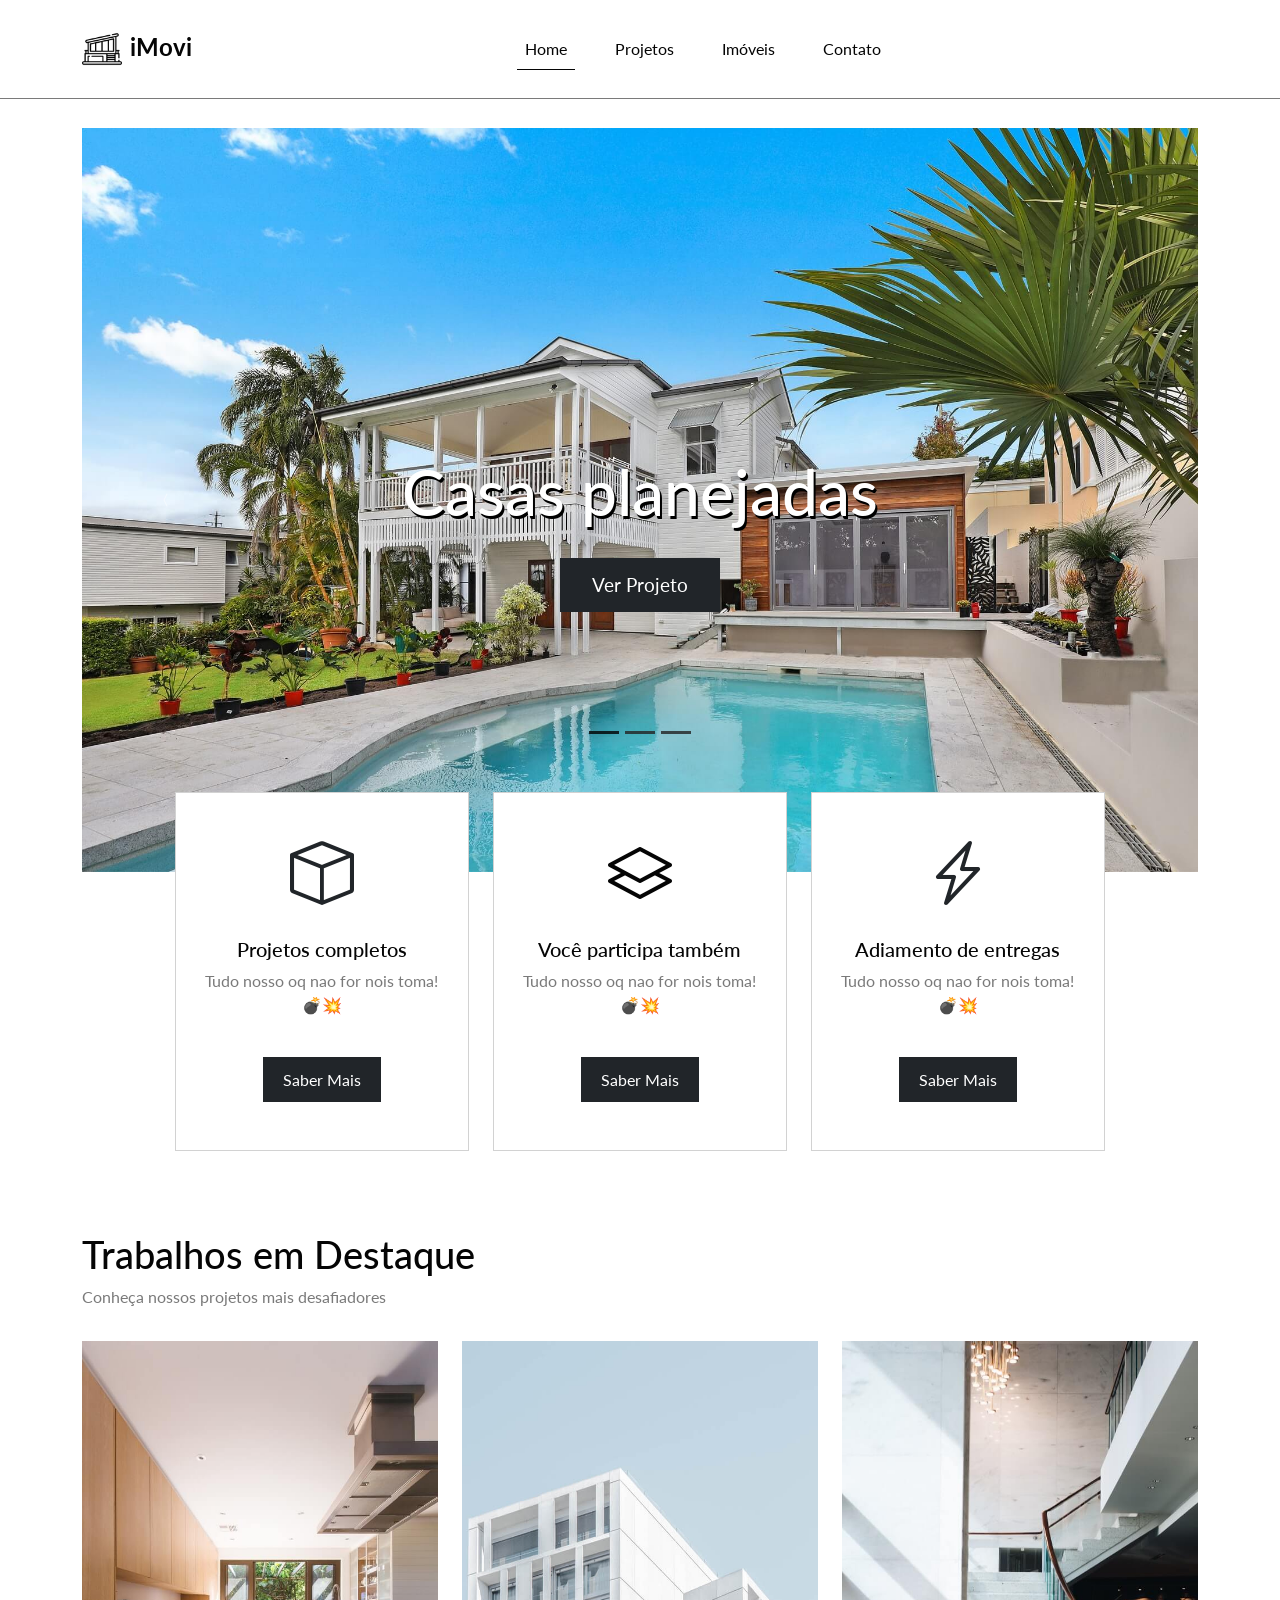
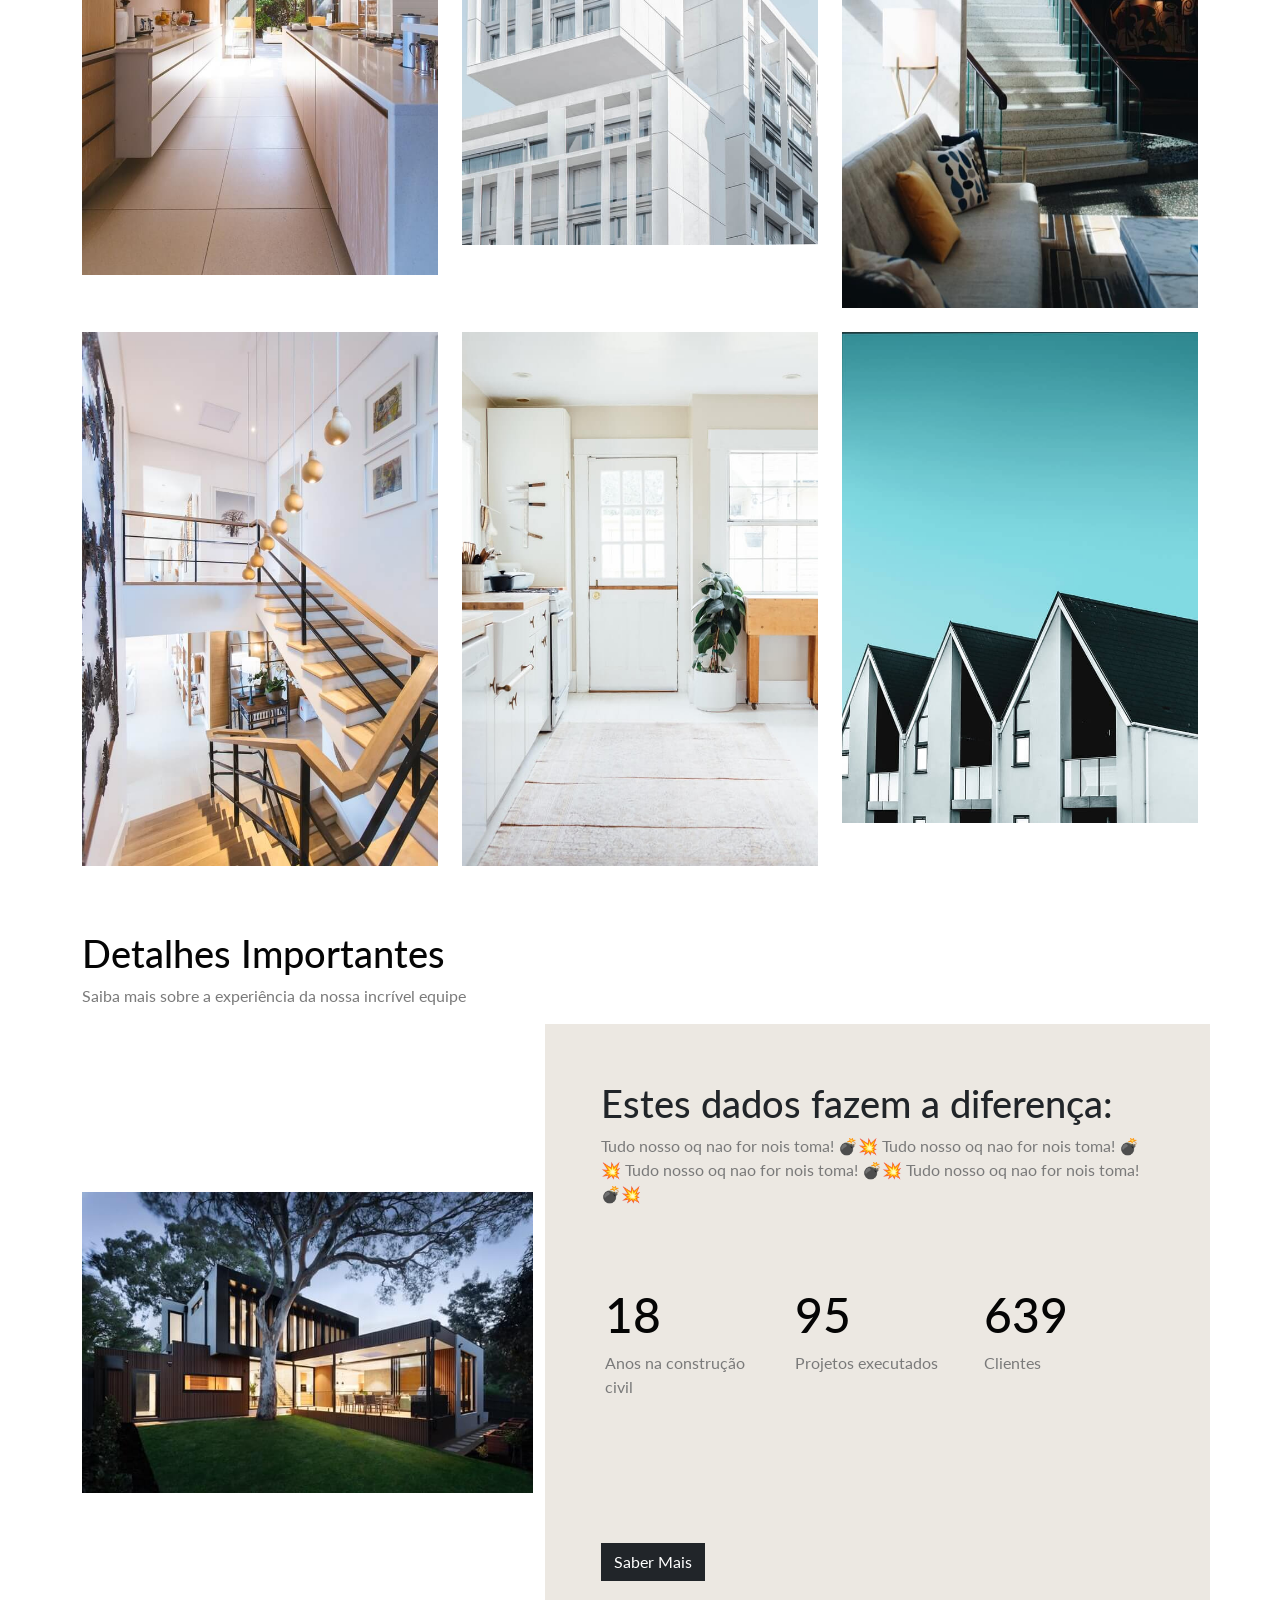
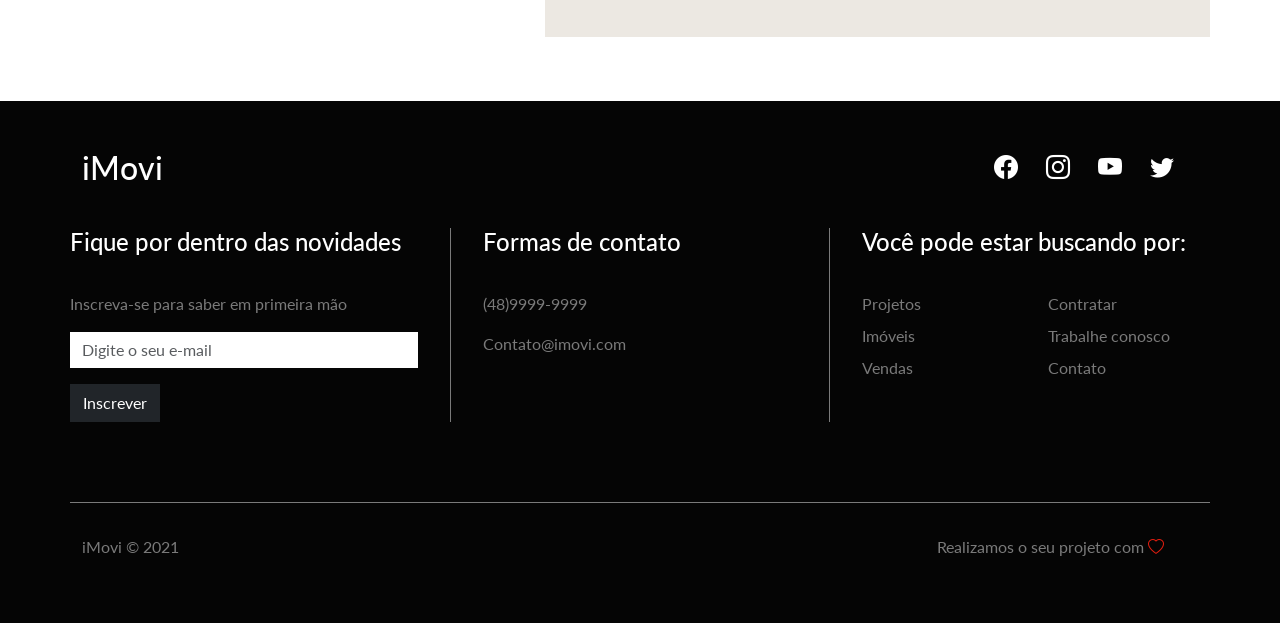
<file: ex13_projeto_imovi/index.html>
<!DOCTYPE html>
<html lang="pt-br">
  <head>
    <meta charset="UTF-8" />
    <meta http-equiv="X-UA-Compatible" content="IE=edge" />
    <meta name="viewport" content="width=device-width, initial-scale=1.0" />
    <title>iMovi</title>
    <link rel="shortcut icon" href="img/favicon.ico" type="image/x-icon" />
    <!-- Google fonts Lato -->
    <link rel="preconnect" href="https://fonts.googleapis.com" />
    <link rel="preconnect" href="https://fonts.gstatic.com" crossorigin />
    <link
      href="https://fonts.googleapis.com/css2?family=Lato:ital,wght@0,100;0,300;0,400;0,700;0,900;1,100;1,300;1,400;1,700;1,900&display=swap"
      rel="stylesheet"
    />
    <!-- CSS Bootstrap -->
    <link
      href="https://cdn.jsdelivr.net/npm/bootstrap@5.0.2/dist/css/bootstrap.min.css"
      rel="stylesheet"
      integrity="sha384-EVSTQN3/azprG1Anm3QDgpJLIm9Nao0Yz1ztcQTwFspd3yD65VohhpuuCOmLASjC"
      crossorigin="anonymous"
    />
    <!-- Bootstrap Icons -->
    <link
      rel="stylesheet"
      href="https://cdn.jsdelivr.net/npm/bootstrap-icons@1.5.0/font/bootstrap-icons.css"
    />
    <!-- CSS do projeto -->
    <link rel="stylesheet" href="css/styles.css" />
    <!-- JavaScript Bootstrap -->
    <script
      src="https://cdn.jsdelivr.net/npm/bootstrap@5.0.2/dist/js/bootstrap.bundle.min.js"
      integrity="sha384-MrcW6ZMFYlzcLA8Nl+NtUVF0sA7MsXsP1UyJoMp4YLEuNSfAP+JcXn/tWtIaxVXM"
      crossorigin="anonymous"
    ></script>
  </head>
  <body>
    <!-- NAVBAR -->
    <nav class="navbar navbar-expand-lg fixed-top bg-primary-color" id="navbar">
      <div class="container py-3">
        <a class="navbar-brand" href="#">
          <img src="img/imovi-icon.png" alt="iMovi" />
          <span>iMovi</span>
        </a>
        <button 
          class="navbar-toggler"
          type="button"
          data-bs-toggle="collapse"
          data-bs-target="#navbar-items"
          aria-controls="navbar-items"
          aria-expanded="false"
          aria-label="Toggle navigation"
        >
          <i class="bi bi-list"></i>
        </button>
        <div class="collapse navbar-collapse" id="navbar-items">
          <ul class="navbar-nav me-auto mb-2 mb-lg-0">
            <li class="nav-item">
              <a class="nav-link active" aria-current="page" href="#">Home</a>
            </li>
            <li class="nav-item">
              <a class="nav-link" href="#">Projetos</a>
            </li>
            <li class="nav-item">
              <a class="nav-link" href="#">Imóveis</a>
            </li>
            <li class="nav-item">
              <a class="nav-link" href="#">Contato</a>
            </li>
          </ul>
        </div>
      </div>
    </nav>
    <!-- SLIDER -->
    <div class="container" id="slider-container">
      <div id="slider" class="carousel slide" data-bs-ride="carousel">
        <div class="carousel-indicators">
          <button
            type="button"
            data-bs-target="#slider"
            data-bs-slide-to="0"
            class="active"
            aria-current="true"
            aria-label="Slide 1"
          ></button>
          <button
            type="button"
            data-bs-target="#slider"
            data-bs-slide-to="1"
            aria-label="Slide 2"
          ></button>
          <button
            type="button"
            data-bs-target="#slider"
            data-bs-slide-to="2"
            aria-label="Slide 3"
          ></button>
        </div>
        <div class="carousel-inner">
          <div class="carousel-item active">
            <img src="img/banner-1.jpg" class="d-block w-100" alt="Casa 1" />
            <div class="carousel-caption">
              <h5>Casas planejadas</h5>
              <a href="#" class="btn btn-dark">Ver Projeto</a>
            </div>
          </div>
          <div class="carousel-item">
            <img src="img/banner-2.jpg" class="d-block w-100" alt="Casa 2" />
            <div class="carousel-caption">
              <h5>Projetos Complexos</h5>
              <a href="#" class="btn btn-dark">Ver Projeto</a>
            </div>
          </div>
          <div class="carousel-item">
            <img src="img/banner-3.jpg" class="d-block w-100" alt="Casa 3" />
            <div class="carousel-caption">
              <h5>Projetos Inovadores</h5>
              <a href="#" class="btn btn-dark">Ver Projeto</a>
            </div>
          </div>
        </div>
        <button
          class="carousel-control-prev"
          type="button"
          data-bs-target="#slider"
          data-bs-slide="prev"
        >
          <i class="bi bi-chevron-compact-left"></i>
          <span class="visually-hidden">Previous</span>
        </button>
        <button
          class="carousel-control-next"
          type="button"
          data-bs-target="#slider"
          data-bs-slide="next"
        >
          <i class="bi bi-chevron-compact-right"></i>
          <span class="visually-hidden">Next</span>
        </button>
      </div>
      <div class="col-12 col-md-10 offset-md-1" id="mini-banners">
        <div class="row">
          <div class="col-12 col-md-4">
            <div class="card text-center">
              <i class="bi bi-box bg-primary-color"></i>
              <div class="card-body">
                <h5 class="card-title primary-color">Projetos completos</h5>
                <p class="card-text secondary-color">
                  Tudo nosso oq nao for nois toma! 💣💥
                </p>
                <a href="#" class="btn btn-dark">Saber Mais</a>
              </div>
            </div>
          </div>
          <div class="col-12 col-md-4">
            <div class="card text-center">
              <i class="bi bi-layers primary-color"></i>
              <div class="card-body">
                <h5 class="card-title primary-color">Você participa também</h5>
                <p class="card-text secondary-color">
                  Tudo nosso oq nao for nois toma! 💣💥
                </p>
                <a href="#" class="btn btn-dark">Saber Mais</a>
              </div>
            </div>
          </div>
          <div class="col-12 col-md-4">
            <div class="card text-center">
              <i class="bi bi-lightning-charge"></i>
              <div class="card-body primary-color">
                <h5 class="card-title primary-color">
                  Adiamento de entregas
                </h5>
                <p class="card-text secondary-color">
                  Tudo nosso oq nao for nois toma! 💣💥
                </p>
                <a href="#" class="btn btn-dark">Saber Mais</a>
              </div>
            </div>
          </div>
        </div>
      </div>
    </div>
    <!-- DESTAQUES -->
    <div class="container" id="featured-container">
      <div class="col-12">
        <h2 class="title primary-color">Trabalhos em Destaque</h2>
        <p class="subtitle secondary-color">
          Conheça nossos projetos mais desafiadores
        </p>
      </div>
      <div class="col-12" id="featured-images">
        <div class="row g-4">
          <div class="col-12 col-md-4">
            <img src="img/project-1.jpg" alt="projeto 1" class="img-fluid" />
            <div class="banner-content">
              <p class="secondary-color">Categoria</p>
              <h3>Nome do Projeto</h3>
            </div>
          </div>
          <div class="col-12 col-md-4">
            <img src="img/project-2.jpg" alt="projeto 2" class="img-fluid" />
            <div class="banner-content">
              <p class="secondary-color">Categoria</p>
              <h3>Nome do Projeto</h3>
            </div>
          </div>
          <div class="col-12 col-md-4">
            <img src="img/project-3.jpg" alt="projeto 3" class="img-fluid" />
            <div class="banner-content">
              <p class="secondary-color">Categoria</p>
              <h3>Nome do Projeto</h3>
            </div>
          </div>
          <div class="col-12 col-md-4">
            <img src="img/project-4.jpg" alt="projeto 4" class="img-fluid" />
            <div class="banner-content">
              <p class="secondary-color">Categoria</p>
              <h3>Nome do Projeto</h3>
            </div>
          </div>
          <div class="col-12 col-md-4">
            <img src="img/project-5.jpg" alt="projeto 5" class="img-fluid" />
            <div class="banner-content">
              <p class="secondary-color">Categoria</p>
              <h3>Nome do Projeto</h3>
            </div>
          </div>
          <div class="col-12 col-md-4">
            <img src="img/project-6.jpg" alt="projeto 6" class="img-fluid" />
            <div class="banner-content">
              <p class="secondary-color">Categoria</p>
              <h3>Nome do Projeto</h3>
            </div>
          </div>
        </div>
      </div>
    </div>
    <!-- INFO -->
    <div class="container" id="info-container">
      <div class="col-12">
        <h2 class="title primary-color">Detalhes Importantes</h2>
        <p class="subtitle secondary-color">
          Saiba mais sobre a experiência da nossa incrível equipe
        </p>
      </div>
      <div class="col-12">
        <div class="row">
          <div class="col-12 col-md-5" id="info-banner">
            <img src="img/infobanner.jpg" alt="Informações" class="img-fluid" />
          </div>
          <div class="col-12 col-md-7 bg-secondary-color" id="info-content">
            <div class="row">
              <div class="col-12">
                <h2 class="title">Estes dados fazem a diferença:</h2>
                <p class="subtitle secondary-color">
                  Tudo nosso oq nao for nois toma! 💣💥
                  Tudo nosso oq nao for nois toma! 💣💥
                  Tudo nosso oq nao for nois toma! 💣💥
                  Tudo nosso oq nao for nois toma! 💣💥
                </p>
              </div>
              <div class="col-12" id="info-numbers">
                <div class="row">
                  <div class="col-4">
                    <h3 class="primary-color">18</h3>
                    <p class="secondary-color">Anos na construção civil</p>
                  </div>
                  <div class="col-4">
                    <h3 class="primary-color">95</h3>
                    <p class="secondary-color">Projetos executados</p>
                  </div>
                  <div class="col-4">
                    <h3 class="primary-color">639</h3>
                    <p class="secondary-color">Clientes</p>
                  </div>
                </div>
              </div>
              <div class="col-12">
                <a class="btn btn-dark">Saber Mais</a>
              </div>
            </div>
          </div>
        </div>
      </div>
    </div>
    <!-- FOOTER -->
    <footer class="container-fluid bg-dark-color" id="footer">
      <div class="container">
        <div class="row">
          <!-- FOOTER TOP -->
          <div class="col-12" id="footer-top">
            <div class="row justify-content-between">
              <div class="col-4">
                <h2>
                  iMovi
                </h2>
              </div>
              <div class="col-4" id="social-icons">
                <i class="bi bi-facebook"></i>
                <i class="bi bi-instagram"></i>
                <i class="bi bi-youtube"></i>
                <i class="bi bi-twitter"></i>
              </div>
            </div>
          </div>
          <!-- FOOTER DETAILS -->
          <div class="col-12" id="footer-details">
            <div class="row">
              <div class="col-12 col-md-4" id="news-container">
                <h4>Fique por dentro das novidades</h4>
                <p class="secondary-color">
                  Inscreva-se para saber em primeira mão
                </p>
                <form>
                  <div class="mb-3">
                    <input
                      type="email"
                      class="form-control"
                      placeholder="Digite o seu e-mail"
                    />
                  </div>
                  <button class="btn btn-dark">Inscrever</button>
                </form>
              </div>
              <div class="col-12 col-md-4" id="contact-container">
                <h4>Formas de contato</h4>
                <p class="secondary-color">(48)9999-9999</p>
                <p class="secondary-color">Contato@imovi.com</p>
              </div>
              <div class="col-12 col-md-4" id="links-container">
                <div class="row">
                  <h4>Você pode estar buscando por:</h4>
                  <div class="col-6">
                    <ul class="list-unstyled">
                      <li><a href="#" class="secondary-color">Projetos</a></li>
                      <li><a href="#" class="secondary-color">Imóveis</a></li>
                      <li><a href="#" class="secondary-color">Vendas</a></li>
                    </ul>
                  </div>
                  <div class="col-6">
                    <ul class="list-unstyled">
                      <li><a href="#" class="secondary-color">Contratar</a></li>
                      <li>
                        <a href="#" class="secondary-color">Trabalhe conosco</a>
                      </li>
                      <li><a href="#" class="secondary-color">Contato</a></li>
                    </ul>
                  </div>
                </div>
              </div>
            </div>
          </div>
          <!-- FOOTER BOTTOM -->
          <div class="col-12" id="footer-bottom">
            <div class="row justify-content-between">
              <div class="col-12 col-md-3">
                <p class="secondary-color">iMovi &copy; 2021</p>
              </div>
              <div class="col-12 col-md-3">
                <p class="secondary-color">
                  Realizamos o seu projeto com
                  <i class="bi bi-heart"></i>
                </p>
              </div>
            </div>
          </div>
        </div>
      </div>
    </footer>
  </body>
</html>
</file>
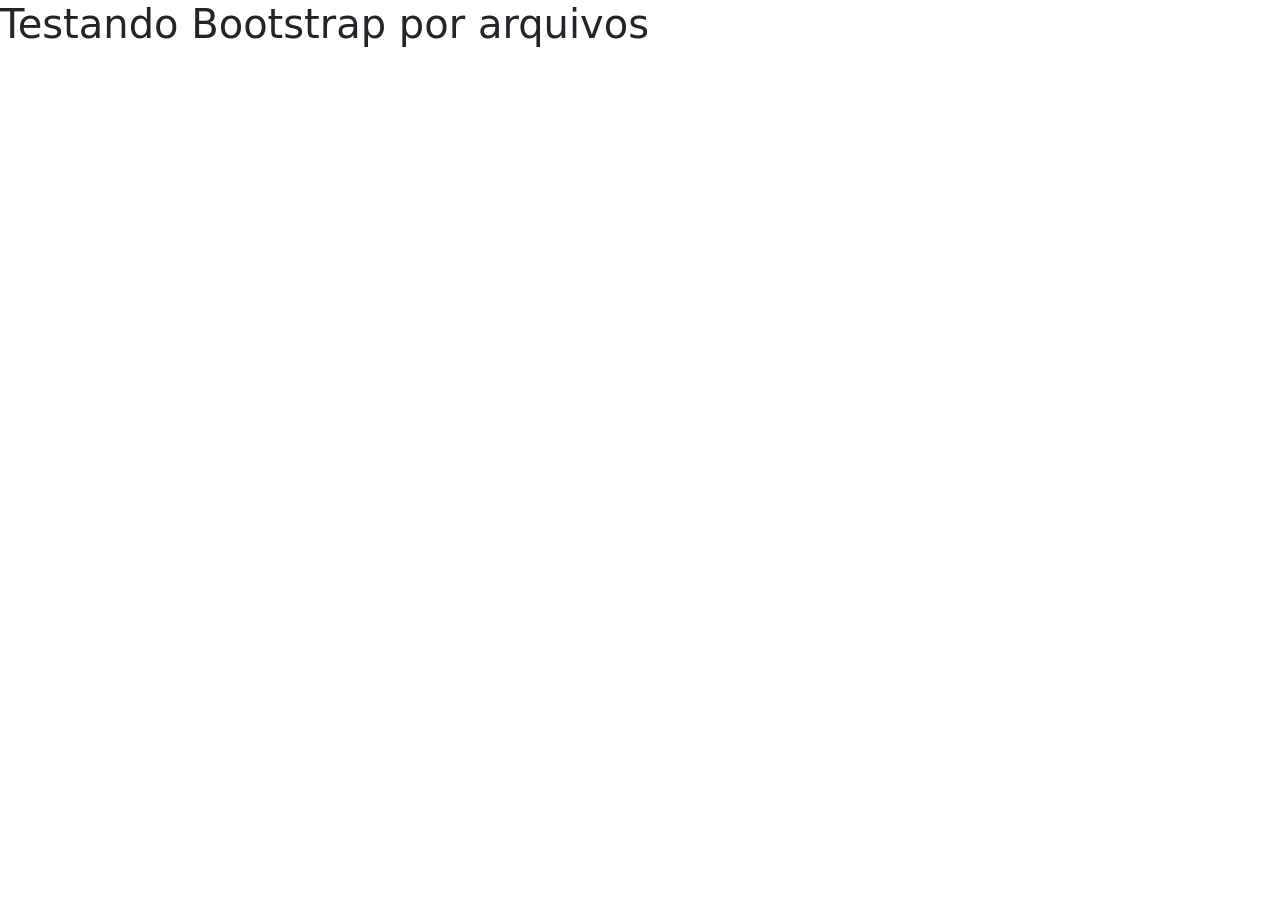
<file: ex1a_instalacao_arquivos/index.html>
<!DOCTYPE html>
<html lang="pt-br">
<head>
  <meta charset="UTF-8">
  <meta http-equiv="X-UA-Compatible" content="IE=edge">
  <meta name="viewport" content="width=device-width, initial-scale=1.0">
  <title>Bootstrap Arquivos</title>

  <!-- 1ª Digitação (Aqui) -->
  <link rel="stylesheet" href="./css/bootstrap.min.css">

</head>
<body>

  <!-- 2ª Digitação (Aqui) -->
  <h1>Testando Bootstrap por arquivos</h1>
  <script src="./js/bootstrap.bundle.min.js"></script>
  
</body>
</html>
</file>
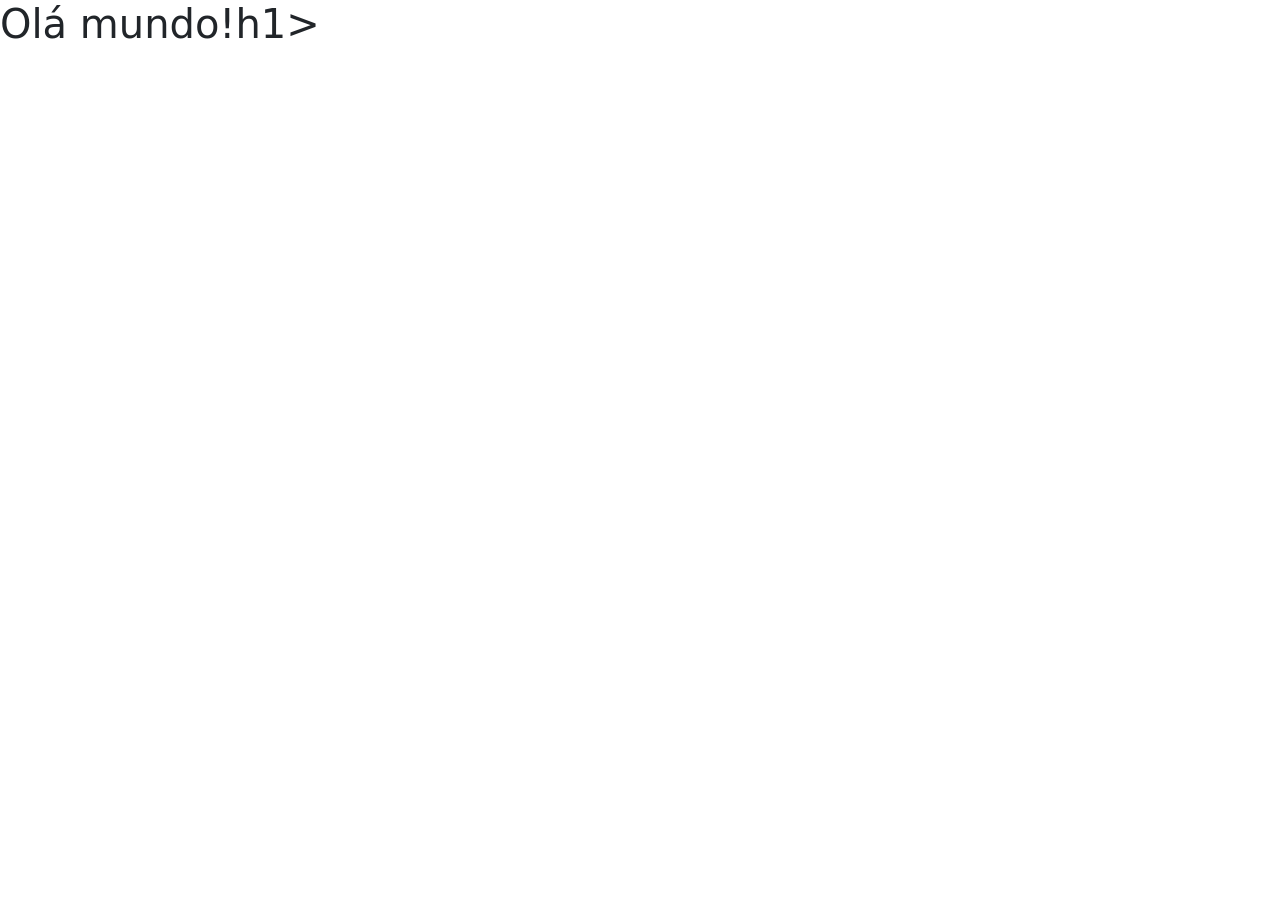
<file: ex1b__instalacao_npm/index.html>
<!DOCTYPE html>
<html lang="pt-br">
<head>
    <meta charset="UTF-8">
    <meta name="viewport" content="width=device-width, initial-scale=1.0">
    <title>Bootstrap com NPM</title>

    <!-- 1ª Digitação (Aqui) -->
     <link rel="stylesheet" href="node_modules/bootstrap/dist/css/bootstrap.css"

</head>
<body>
    
    <!-- Para instalar via NPM -->
    <!-- npm install bootstrap@5.3.3 -->

    <!-- 2ª Digitação (Aqui) -->
    <h1>Olá mundo!h1>
    
</body>
</html>
</file>
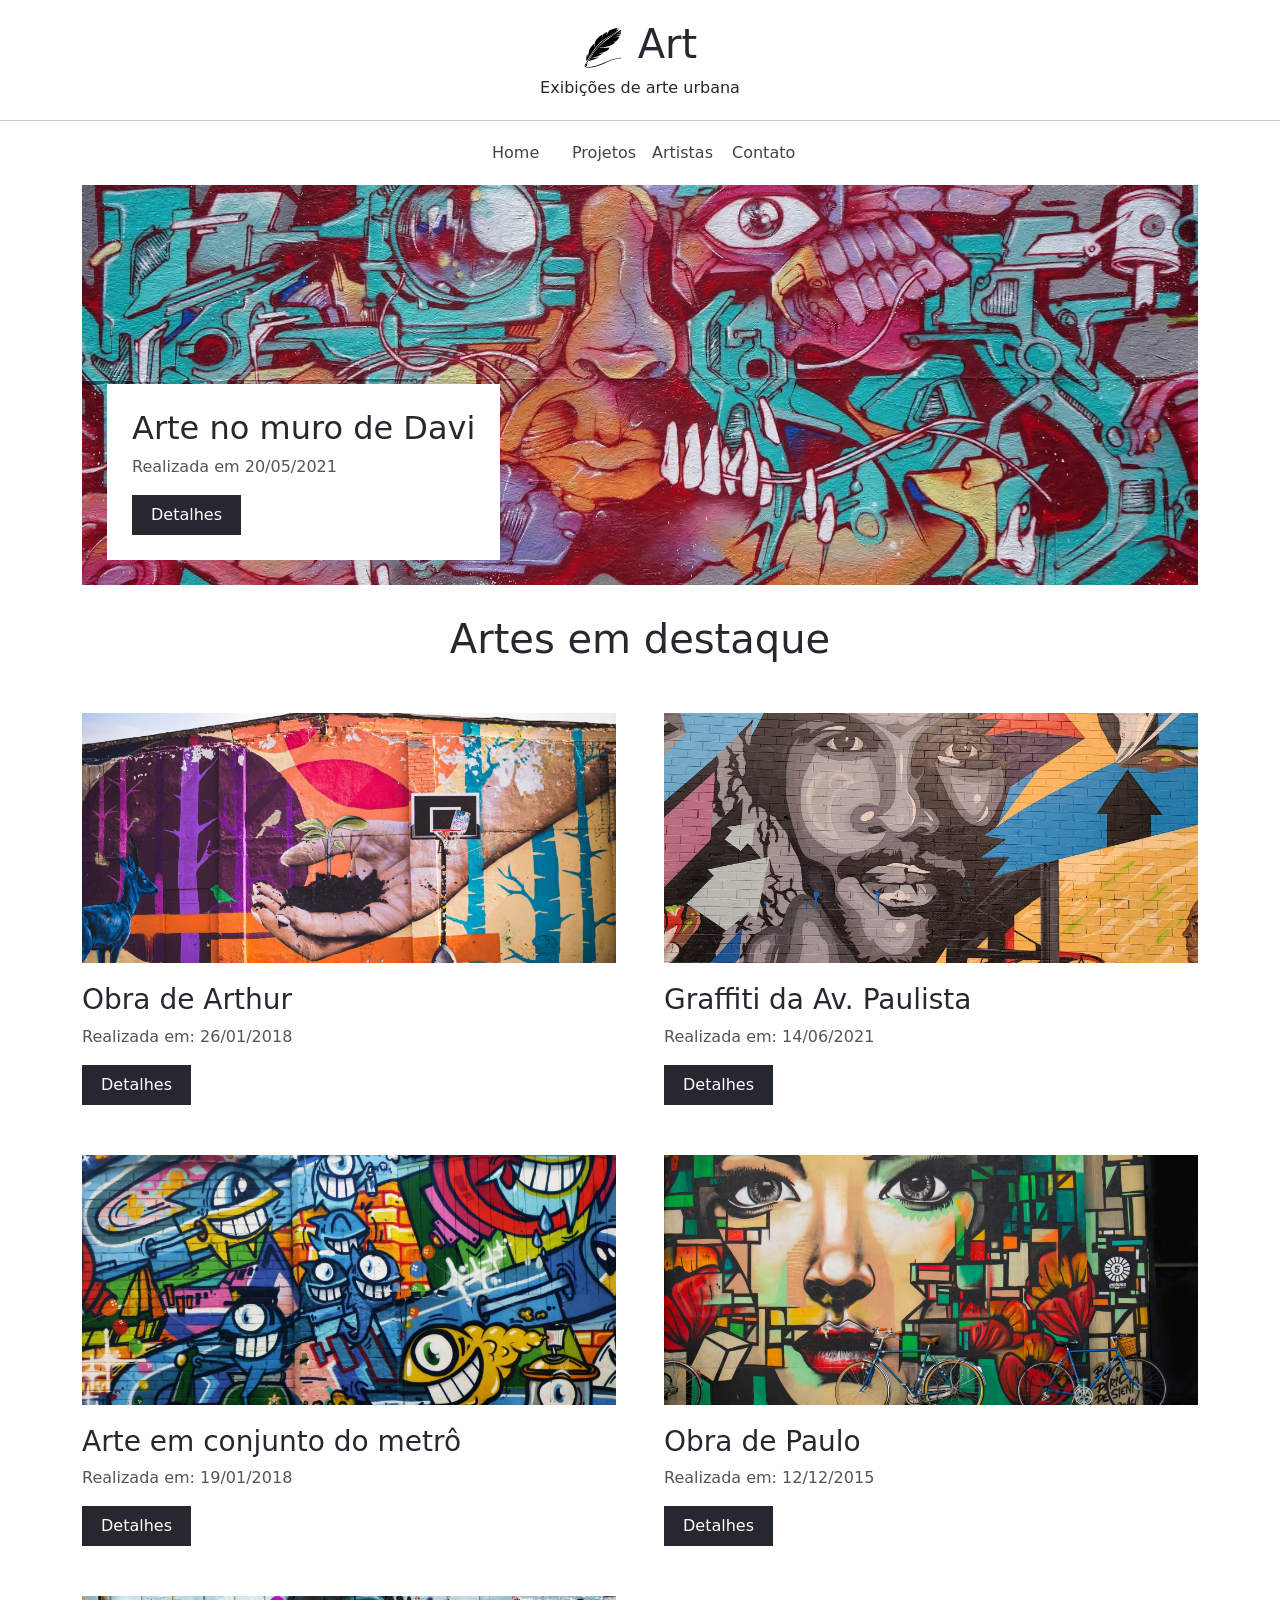
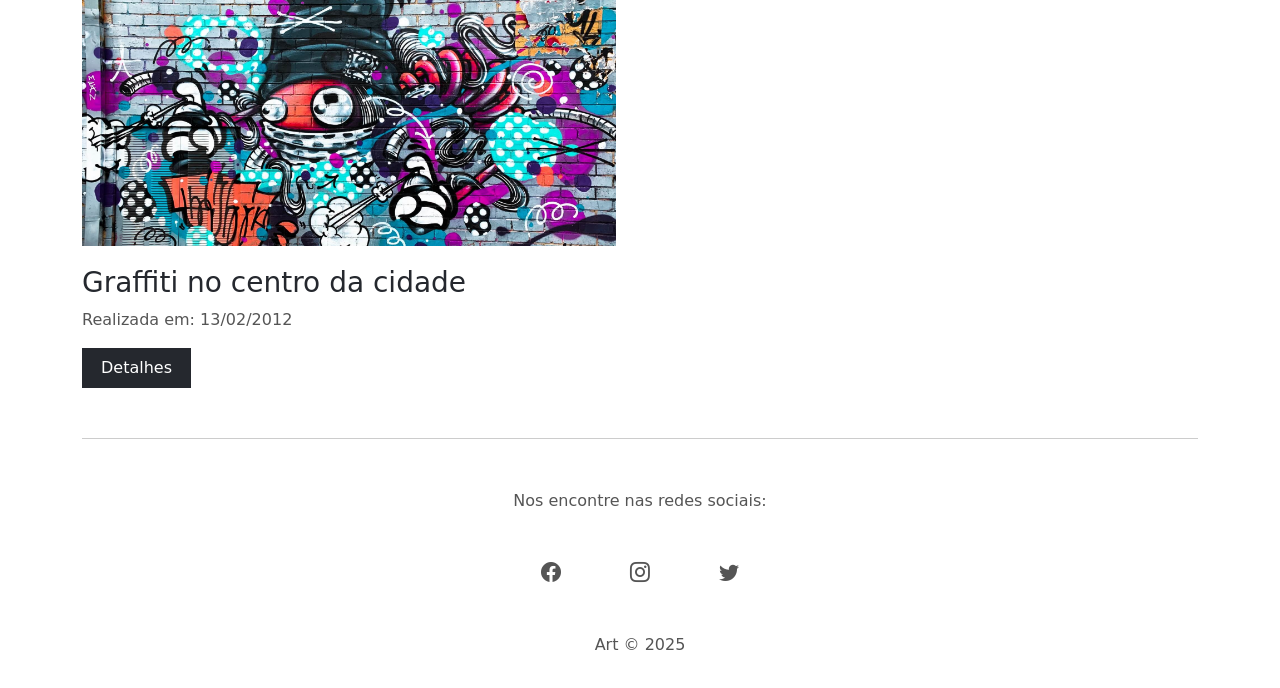
<file: ex11_projeto_art/Art_(Alunos)/index.html>
<!DOCTYPE html>
<html lang="pt-br">
<head>
  <meta charset="UTF-8">
  <meta http-equiv="X-UA-Compatible" content="IE=edge">
  <meta name="viewport" content="width=device-width, initial-scale=1.0">
  <!-- Fav icon -->
  <link rel="shortcut icon" href="img/favicon.ico" type="image/x-icon">
  <!-- Bootstrap -->
  <link href="https://cdn.jsdelivr.net/npm/bootstrap@5.3.3/dist/css/bootstrap.min.css" rel="stylesheet">
  <!-- Bootstrap ícones -->
  <link rel="stylesheet" href="https://cdn.jsdelivr.net/npm/bootstrap-icons@1.11.3/font/bootstrap-icons.css">
  <!-- CSS -->
  <link rel="stylesheet" href="css/styles.css">
  <title>Art</title>
</head>
<body>

  <!-- HEADER -->
  <div class="container-fluid">
    <header id="header" class="row">
      <div id="logo-container">
        <img id="logo" src="img/art_logo.svg" alt="Art">
        <h1>Art</h1>
      </div>
      <p>Exibições de arte urbana</p>
    </header>
    <nav id="navbar" class="container">
      <div class="row justify-content-center">
        <a href="#">Home</a>
        <a href="#">Projetos</a>
        <a href="#">Artistas</a>
        <a href="#">Contato</a>
      </div>
    </nav>
  </div>

  <!-- MAIN IMAGE -->
  <div class="container" id="main-image-container">
    <div class="main-image center-image">
      <div class="main-image-info">
        <h2>Arte no muro de Davi</h2>
        <p class="secondary-color">Realizada em 20/05/2021</p>
        <a class="btn" href="#">Detalhes</a>
      </div>
    </div>
  </div>

  <!-- GALLERY -->
  <div class="container" id="gallery-container">
    <div class="col-12">
      <h1>Artes em destaque</h1>
    </div>
    <div class="row gx-md-5">
      <div class="col-xs-12 col-md-6">
        <div class="small-image-container center-image" id="img-2"></div>
        <h3>Obra de Arthur</h3>
        <p class="secondary-color">Realizada em: 26/01/2018</p>
        <a class="btn" href="#">Detalhes</a>
      </div>
      <div class="col-xs-12 col-md-6">
        <div class="small-image-container center-image" id="img-3"></div>
        <h3>Graffiti da Av. Paulista</h3>
        <p class="secondary-color">Realizada em: 14/06/2021</p>
        <a class="btn" href="#">Detalhes</a>
      </div>
      <div class="col-xs-12 col-md-6">
        <div class="small-image-container center-image" id="img-4"></div>
        <h3>Arte em conjunto do metrô</h3>
        <p class="secondary-color">Realizada em: 19/01/2018</p>
        <a class="btn" href="#">Detalhes</a>
      </div>
      <div class="col-xs-12 col-md-6">
        <div class="small-image-container center-image" id="img-5"></div>
        <h3>Obra de Paulo</h3>
        <p class="secondary-color">Realizada em: 12/12/2015</p>
        <a class="btn" href="#">Detalhes</a>
      </div>
      <div class="col-xs-12 col-md-6">
        <div class="small-image-container center-image" id="img-6"></div>
        <h3>Graffiti no centro da cidade</h3>
        <p class="secondary-color">Realizada em: 13/02/2012</p>
        <a class="btn" href="#">Detalhes</a>
      </div>
    </div>
    <footer class="container">
      <p class="secondary-color">Nos encontre nas redes sociais:</p>
      <div class="row justify-content-center" id="social-icons-container">
        <div class="col-1">
          <a href="#"><i class="bi bi-facebook secondary-color"></i></a>
        </div>
        <div class="col-1">
          <a href="#"><i class="bi bi-instagram secondary-color"></i></a>
        </div>
        <div class="col-1">
          <a href="#"><i class="bi bi-twitter secondary-color"></i></a>
        </div>
      </div>
      <p class="secondary-color">Art &copy; 2025</p>
    </footer>
  </div>
</body>
</html>
</file>
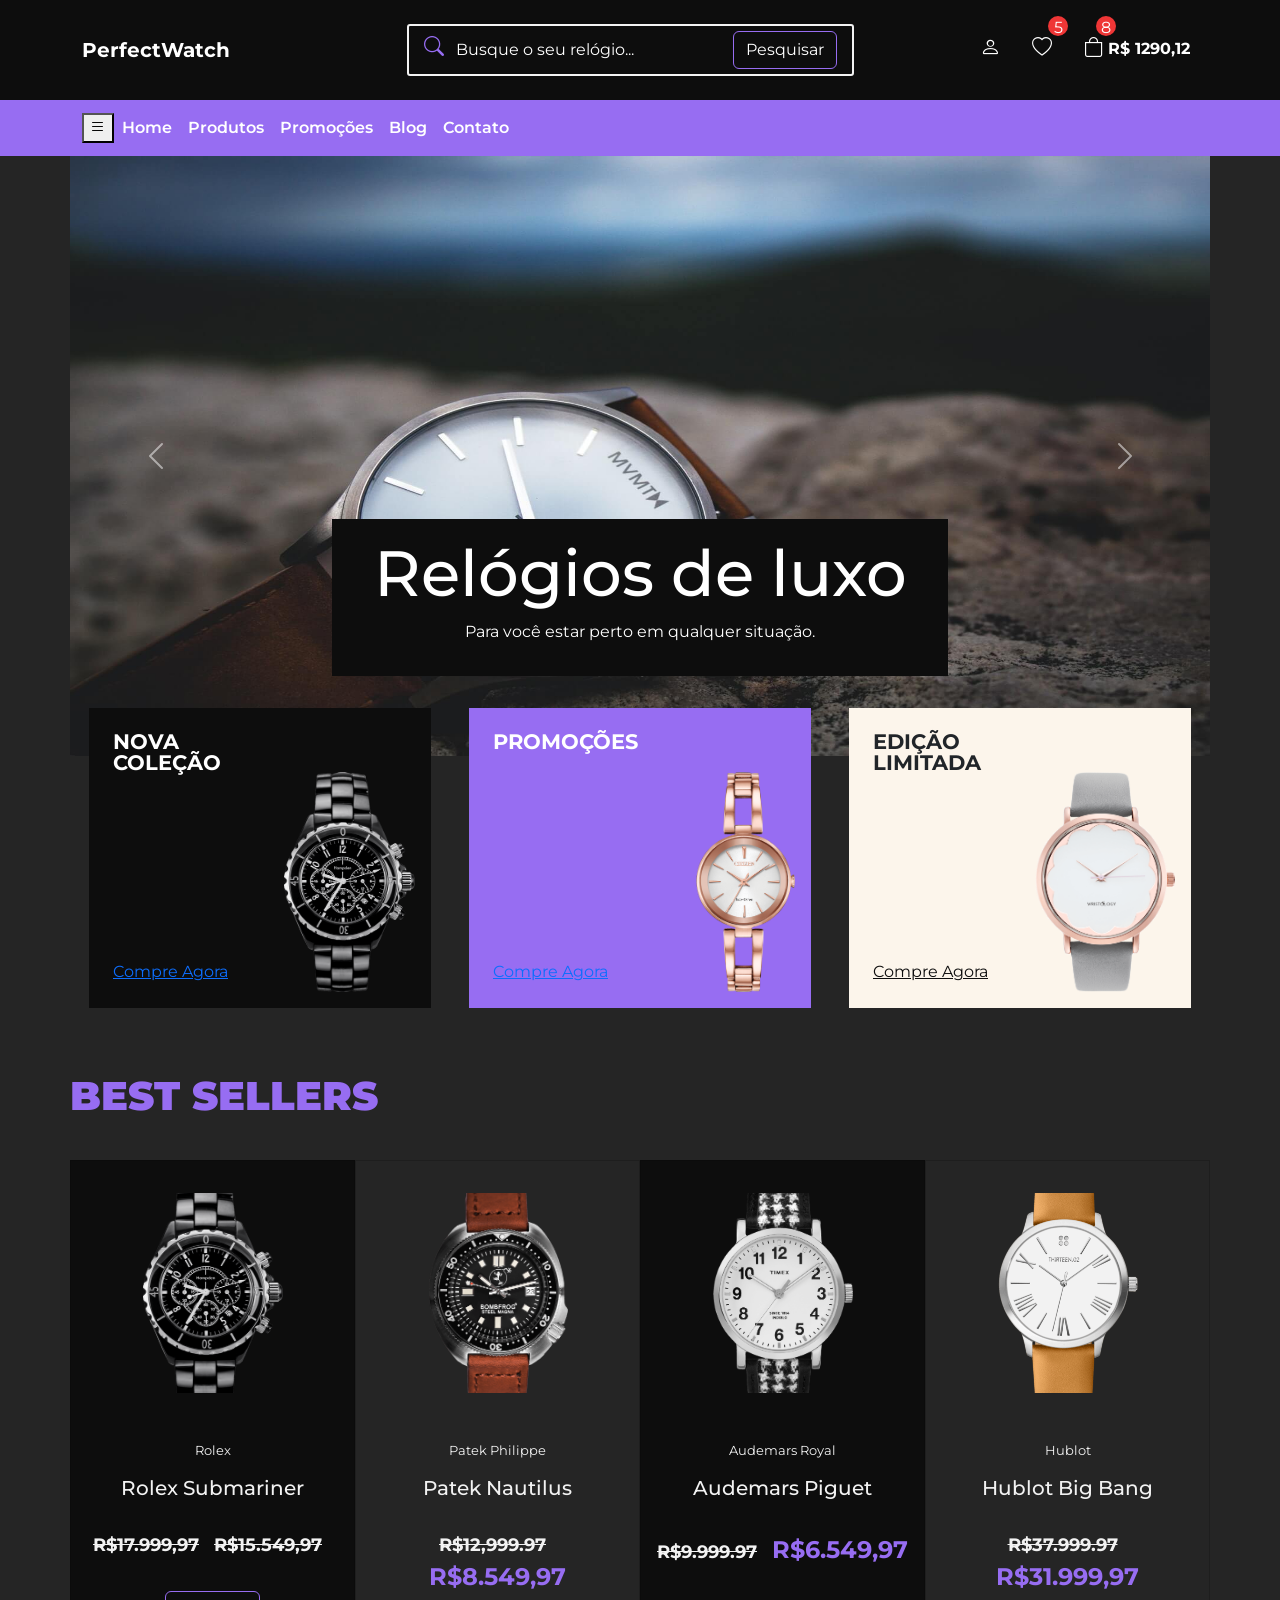
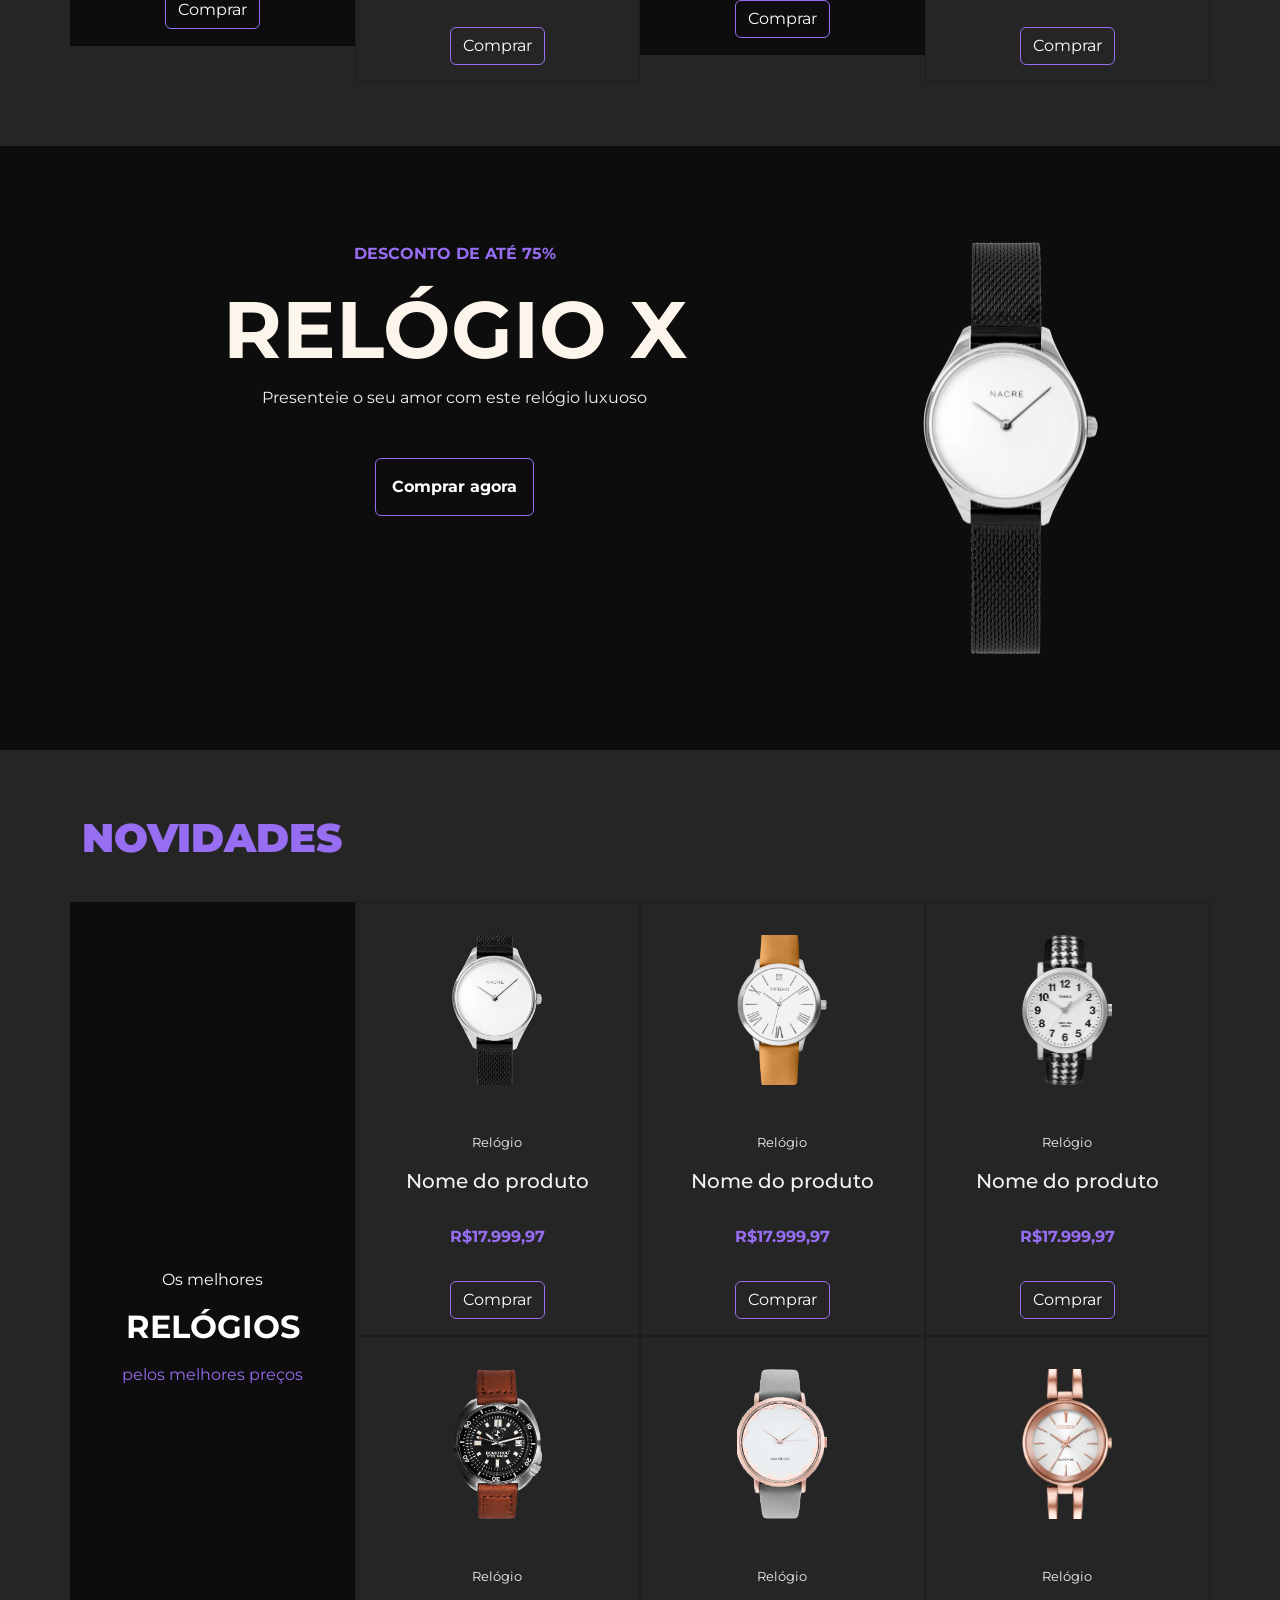
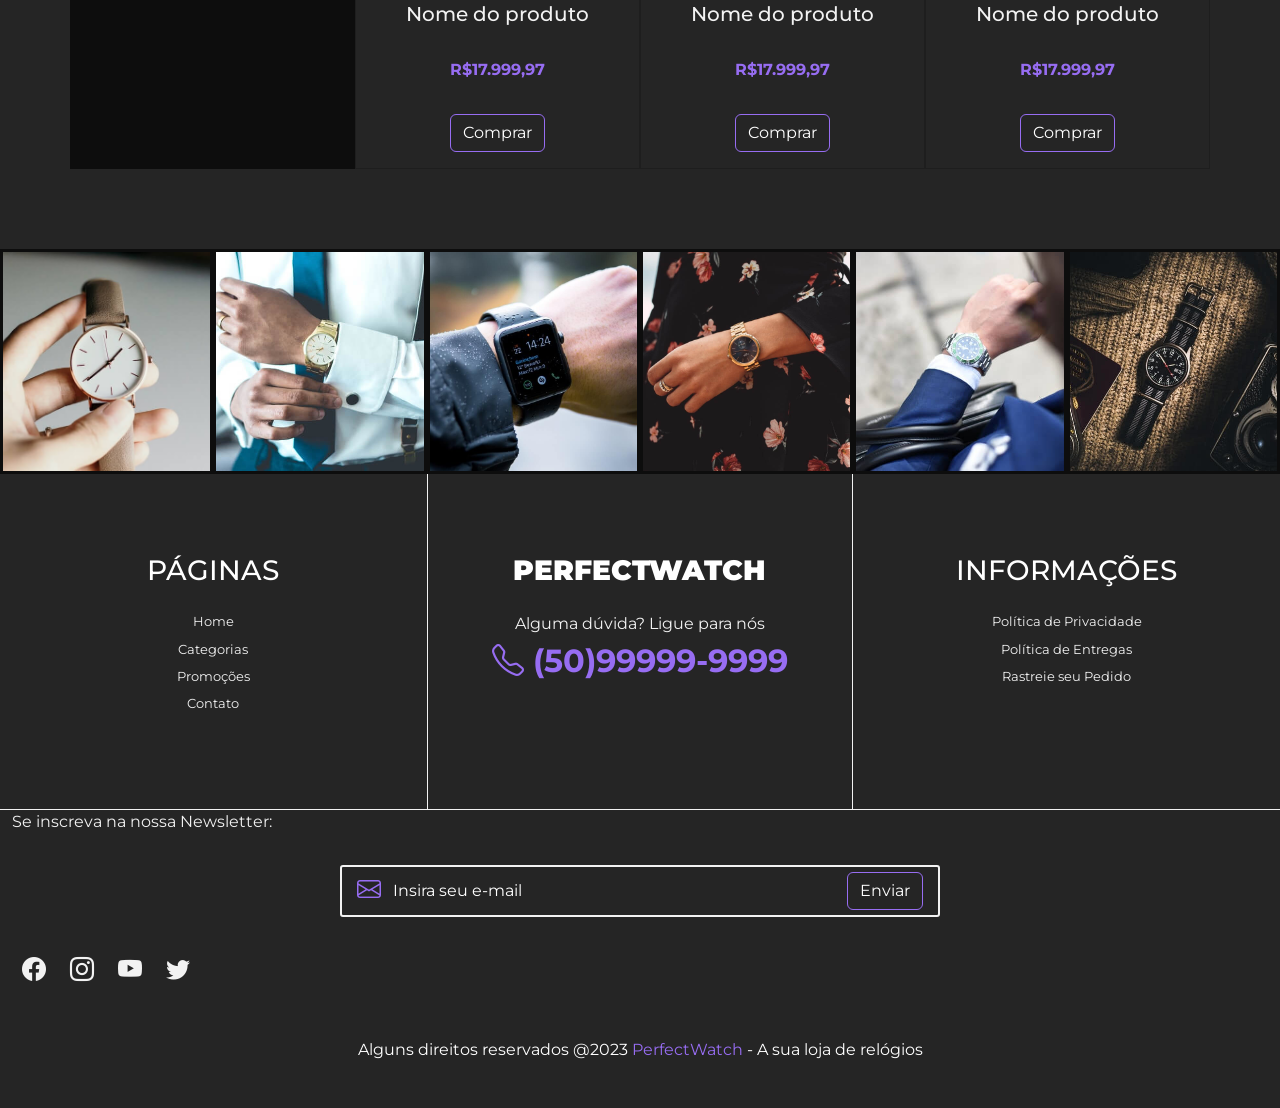
<file: ex12_projeto-perfectwatch/PerfectWatch (Completo)/PerfectWatch (Completo)/index.html>
<!DOCTYPE html>
<html lang="pt-br">
<head>
  <meta charset="UTF-8">
  <meta http-equiv="X-UA-Compatible" content="IE=edge">
  <meta name="viewport" content="width=device-width, initial-scale=1.0">
  <title>PerfectWatch</title>

  <!-- Favicon -->
  <link rel="shortcut icon" href="img/favicon.ico" type="image/x-icon">

  <!-- Google fonts -->
  <link rel="preconnect" href="https://fonts.googleapis.com">
  <link rel="preconnect" href="https://fonts.gstatic.com" crossorigin>
  <link href="https://fonts.googleapis.com/css2?family=Montserrat:ital,wght@0,100;0,200;0,300;0,400;0,500;0,600;0,700;0,800;0,900;1,100;1,200;1,300;1,400;1,500;1,600;1,700;1,800;1,900&display=swap" rel="stylesheet">

  <!-- Link (Bootstrap) -->
  <link href="https://cdn.jsdelivr.net/npm/bootstrap@5.3.1/dist/css/bootstrap.min.css" rel="stylesheet" integrity="sha384-4bw+/aepP/YC94hEpVNVgiZdgIC5+VKNBQNGCHeKRQN+PtmoHDEXuppvnDJzQIu9" crossorigin="anonymous">
  
  <!-- Link para (Bootstrap Icons) -->
  <link rel="stylesheet" href="https://cdn.jsdelivr.net/npm/bootstrap-icons@1.10.5/font/bootstrap-icons.css">

  <!-- Link CSS (Próprio) -->
  <link rel="stylesheet" href="css/styles.css">

  <!-- JavaScript Bundle with Popper -->
  <script src="https://cdn.jsdelivr.net/npm/bootstrap@5.3.1/dist/js/bootstrap.bundle.min.js" integrity="sha384-HwwvtgBNo3bZJJLYd8oVXjrBZt8cqVSpeBNS5n7C8IVInixGAoxmnlMuBnhbgrkm" crossorigin="anonymous" defer></script>
  
</head>
<body>
  <!-- NAVBAR -->
  <!-- Primeira Barra de Navegação -->
  <nav class="navbar navbar-expand-lg destaque py-4 px-2" id="navbar">
    <div class="container">
      <!-- Marca ou Logo -->
      <a class="navbar-brand" href="#">PerfectWatch</a>

      <!-- Itens da barra de navegação -->
      <div id="navbar-items">
        <div></div> 

        <!-- Formulário de Busca -->
        <form class="d-flex" id="search-form">
          <i class="bi bi-search primary-color"></i>
          <input class="form-control me-2" type="search" placeholder="Busque o seu relógio..." aria-label="Search">
          <button class="btn secondary-bg-color" type="submit">Pesquisar</button>
        </form>

        <!-- Ícones da barra de navegação -->
        <ul class="navbar-nav mb-2 mb-lg-0">
          <li class="nav-item">
            <a class="nav-link" href="#">
              <i class="bi bi-person"></i>
            </a>
          </li>
          <li class="nav-item">
            <a class="nav-link" href="#">
              <i class="bi bi-heart"></i>
            </a>
            <span class="qty-info">5</span>
          </li>
          <li class="nav-item" id="bag-item">
            <a class="nav-link" href="#">
              <i class="bi bi-bag"></i>
              <b>R$ 1290,12</b>
            </a>
            <span class="qty-info">8</span>
          </li>
        </ul>
      </div>
    </div>
  </nav>

  <!-- Barra de Navegação Inferior -->
  <nav class="navbar navbar-expand-lg secondary-bg-color p-2" id="bottom-navbar-container">
    <div class="container">
      <!-- Botão para mostrar/esconder o menu -->
      <button class="mnavbar-toggler" type="button" data-bs-toggle="collapse" data-bs-target="#bottom-navbar" aria-controls="bottom-navbar" aria-expanded="false" aria-label="Toggle navigation">
        <i class="bi bi-list"></i>
      </button>

      <!-- Itens do menu de navegação inferior -->
      <ul class="navbar-nav mb-2 mb-lg-0 collapse navbar-collapse" id="bottom-navbar">
        <li class="bav-item sobre">
          <a class="nav-link" href="#">
            Home
          </a>
        </li>
        <li class="bav-item sobre">
          <a class="nav-link" href="#">
            Produtos
          </a>
        </li>
        <li class="bav-item sobre">
          <a class="nav-link" href="#">
            Promoções
          </a>
        </li>
        <li class="bav-item sobre">
          <a class="nav-link" href="#">
            Blog
          </a>
        </li>
        <li class="bav-item sobre">
          <a class="nav-link" href="#">
            Contato
          </a>
        </li>
      </ul>
    </div>
  </nav>



  <!-- BANNERS -->
  <div class="container" id="banners-container">
    <div id="slider" class="carousel slide" data-bs-ride="carousel">
      <div class="carousel-inner">
        <!-- Primeiro slide do carousel -->
        <div class="carousel-item active">
          <img src="img/banner1.jpg" class="d-block w-100 img-fluid" alt="...">
          <div class="carousel-caption destaque">
            <h5>Relógios de luxo</h5>
            <p>Para você estar perto em qualquer situação.</p>
          </div>
        </div>
        <!-- segundo slide do carousel -->
        <div class="carousel-item">
          <img src="img/banner3.jpg" class="d-block w-100 img-fluid" alt="...">
          <div class="carousel-caption destaque">
            <h5>Linha Importada</h5>
            <p>Conheça os melhores relógios suíços, com pronta entrega.</p>
          </div>
        </div>
      </div>
      <!-- Botões de controle para navegar entre slides -->
      <button class="carousel-control-prev" type="button" data-bs-target="#slider" data-bs-slide="prev">
        <span class="carousel-control-prev-icon" aria-hidden="true"></span>
        <span class="visually-hidden">Previous</span>
      </button>
      <button class="carousel-control-next" type="button" data-bs-target="#slider" data-bs-slide="next">
        <span class="carousel-control-next-icon" aria-hidden="true"></span>
        <span class="visually-hidden">Next</span>
      </button>
    </div>

    <!-- MINI BANNERS -->
    <div class="container" id="mini-banners">
      <!-- Linha de mini banners -->
       <div class="row justify-content-around">
        <!-- Mini banner 1 -->
        <div class="col-12 dark-bg-color" id="mini-banner-1">
          <h2>Nova Coleção</h2>
          <img src="img/relogio1.png" alt="Relógio 1">
          <a href="#">Compre Agora</a>
        </div>
        <!-- Mini banner 2 -->
        <div class="col-12 secondary-bg-color" id="mini-banner-2">
          <h2>Promoções</h2>
          <img src="img/relogio2.png" alt="Relógio 2">
          <a href="#">Compre Agora</a>
        </div>
        <!-- Mini banner 3 -->
        <div class="col-12 light-bg-color" id="mini-banner-3">
          <h2 class="text-dark">Edição limitada</h2>
          <a href="#">Compre Agora</a>
          <img src="img/relogio3.png" alt="Relógio 3">
        </div>
      </div>
    </div>
  </div>


  <!-- BEST SELLERS -->

  <div class="container" id="best-sellers">
    <!-- Titulo da seção -->
     <h2 class="title primary-color">Best Sellers</h2>

    <!-- Linha com os produtos best sellers -->
    <div class="row">
      <!-- Primeiro produto -->
      <div class="col-12 col-md-3">
        <div class="card destaque">
          <img src="img/relogio1.png" class="card-img-top img-fluid" alt="Relógio">
          <div class="card-body">
            <!-- Categoria do produto -->
            <p class="card-category secondary-color">Rolex</p>
            <!-- Título do produto -->
            <h5 class="card-title secondary-color">Rolex Submariner</h5>
            <p class="card-text primary-color">
              <!-- Preço original e preço com desconto do produto -->
              <span class="original-price">R$17.999,97</span>
              <span class="original-price">R$15.549,97</span>
            </p>
            <!-- Botão de compra do produto -->
            <a href="#" class="btn btn-primary">Comprar</a>
          </div>
        </div>
      </div>
      <!-- Segundo produto -->
      <div class="col-12 col-md-3">
        <div class="card primary-bg-color">
          <img src="img/relogio4.png" class="card-img-top img-fluid" alt="Relógio">
          <div class="card-body">
            <!-- Categoria do produto -->
            <p class="card-category secondary-color">Patek Philippe</p>
            <!-- Título do produto -->
            <h5 class="card-title secondary-color">Patek Nautilus</h5>
            <p class="card-text primary-color">
              <!-- Preço original e com desconto -->
              <span class="original-price">R$12,999.97</span>
              <span class="discount-price">R$8.549,97 </span>
            </p>
            <!-- Bootão de compra -->
            <a href="#" class="btn btn-primary">Comprar</a>
          </div>
        </div>
      </div>
      <!-- terceiro produto -->
      <div class="col-12 col-md-3">
        <div class="card destaque">
          <img src="img/relogio5.png" class="card-img-top img-fluid" alt="Relógio">
          <div class="card-body">
            <!-- Categoria do produto -->
            <p class="card-category secondary-color">Audemars Royal</p>
            <!-- Título do produto -->
            <h5 class="card-title secondary-color">Audemars Piguet</h5>
            <p class="card-text primary-color">
              <!-- Preço original e com desconto -->
              <span class="original-price">R$9.999.97</span>
              <span class="discount-price">R$6.549,97 </span>
            </p>
            <!-- Bootão de compra -->
            <a href="#" class="btn btn-primary">Comprar</a>
          </div>
        </div>
      </div>
      <!-- quarto produto -->
      <div class="col-12 col-md-3">
        <div class="card primary-bg-color">
          <img src="img/relogio6.png" class="card-img-top img-fluid" alt="Relógio">
          <div class="card-body">
            <!-- Categoria do produto -->
            <p class="card-category secondary-color">Hublot</p>
            <!-- Título do produto -->
            <h5 class="card-title secondary-color">Hublot Big Bang</h5>
            <p class="card-text primary-color">
              <!-- Preço original e com desconto -->
              <span class="original-price">R$37.999.97</span>
              <span class="discount-price">R$31.999,97 </span>
            </p>
            <!-- Bootão de compra -->
            <a href="#" class="btn btn-primary">Comprar</a>
          </div>
        </div>
      </div>
    </div>
  </div>


  <!-- BANNER DESTAQUE -->

  <div class="container-fluid" id="bottom-banner">
    <div class="row">
      <!-- Coluna para texto -->
      <div class="col-12 col-md-8">
      <!-- Subtítulo da oferta -->
      <p class="primary-color offer-subtitle">Desconto de até 75%</p>
      <!-- Título do banner -->
      <h2 class="light-color">Relógio X</h2>
      <!-- Descrição do banner -->
      <p class="secondary-color">Presenteie o seu amor com este relógio luxuoso</p>
      <!-- Botão de ação -->
      <a href="#" class="btn btn-primary">Comprar agora</a>
      </div>
      <!-- Coluna para imagem -->
      <div class="col-12 col-md-4">
        <img src="img/relogio7.png" alt="relogio 7">
      </div>
    </div>
  </div>

 
<!-- NOVIDADES (New Products) -->

<div class="container" id="new-products">
  <!-- Título da seção -->
   <h2 class="title primary-color">Novidades</h2>

   <!-- Linha com conteúdo da seção  -->
  <div class="row">
    <!-- Coluna para o banner de novidades (apenas em telas maiores) -->
    <div class="col-12 col-md-3 d-none d-md-flex" id="new-products-banner">
      <!-- Subtítulo do banner -->
      <p class="secondary color">Os melhores</p>
      <!-- Título do banner -->
       <h3>Relógios</h3>
       <!-- Descrição do banner -->
        <p class="primary-color">pelos melhores preços</p>
    </div>
    <!-- Coluna principal para os produtos -->
    <div class="col-12 col-md-9">
      <!-- Linha para os cards de produtos -->
      <div class="row">
        <!-- Primeiro produto -->
        <div class="col-12 col-md-4">
          <div class="card primary-bg-color">
          <!-- Imagem do produto -->
          <img src="img/relogio7.png" class="card-img-top img-fluid" alt="relogio">
          <div class="card-body">
            <!-- Categoria do produto -->
            <p class="card-category secondary-color">Relógio</p>
            <!-- Título do produto -->
            <h5 class="card-title secondary-color">Nome do produto</h5>
            <!-- Preço do produto -->
            <p class="card-text primary-color">R$17.999,97</p>
            <!-- Botão de compra -->
            <a href="#" class="btn btn-primary">Comprar</a>
          </div>
        </div>
      </div>
    <!-- Segundo produto -->
    <div class="col-12 col-md-4">
          <div class="card primary-bg-color">
            <img src="img/relogio6.png" class="card-img-top img-fluid" alt="relogio">
            <div class="card-body">
              <p class="card-category secondary-color">Relógio</p>
              <h5 class="card-title secondary-color">Nome do produto</h5>
              <p class="card-text primary-color">R$17.999,97</p>
              <a href="#" class="btn btn-primary">Comprar</a>
          </div>
        </div>
      </div>
    <!-- terceiro produto -->
    <div class="col-12 col-md-4">
          <div class="card primary-bg-color">
            <img src="img/relogio5.png" class="card-img-top img-fluid" alt="relogio">
            <div class="card-body">
              <p class="card-category secondary-color">Relógio</p>
              <h5 class="card-title secondary-color">Nome do produto</h5>
              <p class="card-text primary-color">R$17.999,97</p>
              <a href="#" class="btn btn-primary">Comprar</a>
          </div>
        </div>
      </div>
    <!-- quarto produto -->
    <div class="col-12 col-md-4">
          <div class="card primary-bg-color">
            <img src="img/relogio4.png" class="card-img-top img-fluid" alt="relogio">
            <div class="card-body">
              <p class="card-category secondary-color">Relógio</p>
              <h5 class="card-title secondary-color">Nome do produto</h5>
              <p class="card-text primary-color">R$17.999,97</p>
              <a href="#" class="btn btn-primary">Comprar</a>
          </div>
        </div>
      </div>
    <!-- quinto produto -->
    <div class="col-12 col-md-4">
          <div class="card primary-bg-color">
            <img src="img/relogio3.png" class="card-img-top img-fluid" alt="relogio">
            <div class="card-body">
              <p class="card-category secondary-color">Relógio</p>
              <h5 class="card-title secondary-color">Nome do produto</h5>
              <p class="card-text primary-color">R$17.999,97</p>
              <a href="#" class="btn btn-primary">Comprar</a>
          </div>
        </div>
      </div>
    <!-- sexto produto -->
    <div class="col-12 col-md-4">
          <div class="card primary-bg-color">
            <img src="img/relogio2.png" class="card-img-top img-fluid" alt="relogio">
            <div class="card-body">
              <p class="card-category secondary-color">Relógio</p>
              <h5 class="card-title secondary-color">Nome do produto</h5>
              <p class="card-text primary-color">R$17.999,97</p>
              <a href="#" class="btn btn-primary">Comprar</a>
          </div>
        </div>
      </div>
    </div>
  </div>
</div>
</div>


  <!-- GALLERY -->

  <div class="container-fluid" id="gallery">
    <div class="row">
      <!-- Colunas para as imagens da galeria -->
      <div class="col-6 col-md-2 image-container" id="insta1"></div>
      <div class="col-6 col-md-2 image-container" id="insta2"></div>
      <div class="col-6 col-md-2 image-container" id="insta3"></div>
      <div class="col-6 col-md-2 image-container" id="insta4"></div>
      <div class="col-6 col-md-2 image-container" id="insta5"></div>
      <div class="col-6 col-md-2 image-container" id="insta6"></div>
    </div>
  </div>

  <!-- FOOTER -->
  <footer id="footer">
    <div class="container-fluid" id="footer-links-container">
      <div class="row">
        <!-- Coluna para links de páginas -->
        <div class="col-12 col-md-4 footer-column">
          <h3>Páginas</h3>
          <!-- Lista de links de páginas -->
           <ul class="list-unstyled">
            <li class="mb-2"><a href="#" class="secondary-color">Home</a></li>
            <li class="mb-2"><a href="#" class="secondary-color">Categorias</a></li>
            <li class="mb-2"><a href="#" class="secondary-color">Promoções</a></li>
            <li class="mb-2"><a href="#" class="secondary-color">Contato</a></li>
           </ul>
        </div>
        <div class="col-12 col-md-4 footer-column" id="footer-center">
          <h3>PerfectWatch</h3>
          <p class="secondary-color">Alguma dúvida? Ligue para nós</p>
          <p class="store-phone"><i class="bi bi-telephone"></i> (50)99999-9999</p>
        </div>
        <div class="col-12 col-md-4 footer-column">
          <h3>Informações</h3>
          <ul class="list-unstyled">
            <li class="mb-2"><a href="#" class="secondary-color">Política de Privacidade</a></li>
            <li class="mb-2"><a href="#" class="secondary-color">Política de Entregas</a></li>
            <li class="mb-2"><a href="#" class="secondary-color">Rastreie seu Pedido</a></li>
          </ul>
        </div>
      </div>
    </div>
    <!-- Seção para a newsletter -->
    <div class="container-fluid" id="newsletter-container">
      <div class="col-12">
      <div class="row">
        <p class="secondary-color">Se inscreva na nossa Newsletter:</p>
        <!-- Formulário para inscrição na newsletter -->
        <form class="d-flex" id="news-form">
          <i class="bi bi-envelope primary-color"></i>
          <input class="form-control me-2" placeholder="Insira seu e-mail">
          <button class="btn secondary-bg-color" type="submit">Enviar</button>
        </form>
      </div>
    </div>
    <!-- Ícones de redes sociais -->
    <div class="col-12" id="social-container">
      <i class="bi bi-facebook"></i>
      <i class="bi bi-instagram"></i>
      <i class="bi bi-youtube"></i>
      <i class="bi bi-twitter"></i>
    </div>
  </div>
  <!-- Texto de direitos autorais -->
  <div class="container" id="copy-container">
    <p>Alguns direitos reservados @2023 <span class="primary-color">PerfectWatch</span> - A sua loja de relógios</p>
  </div>
</footer>
</body>
</html>
</file>
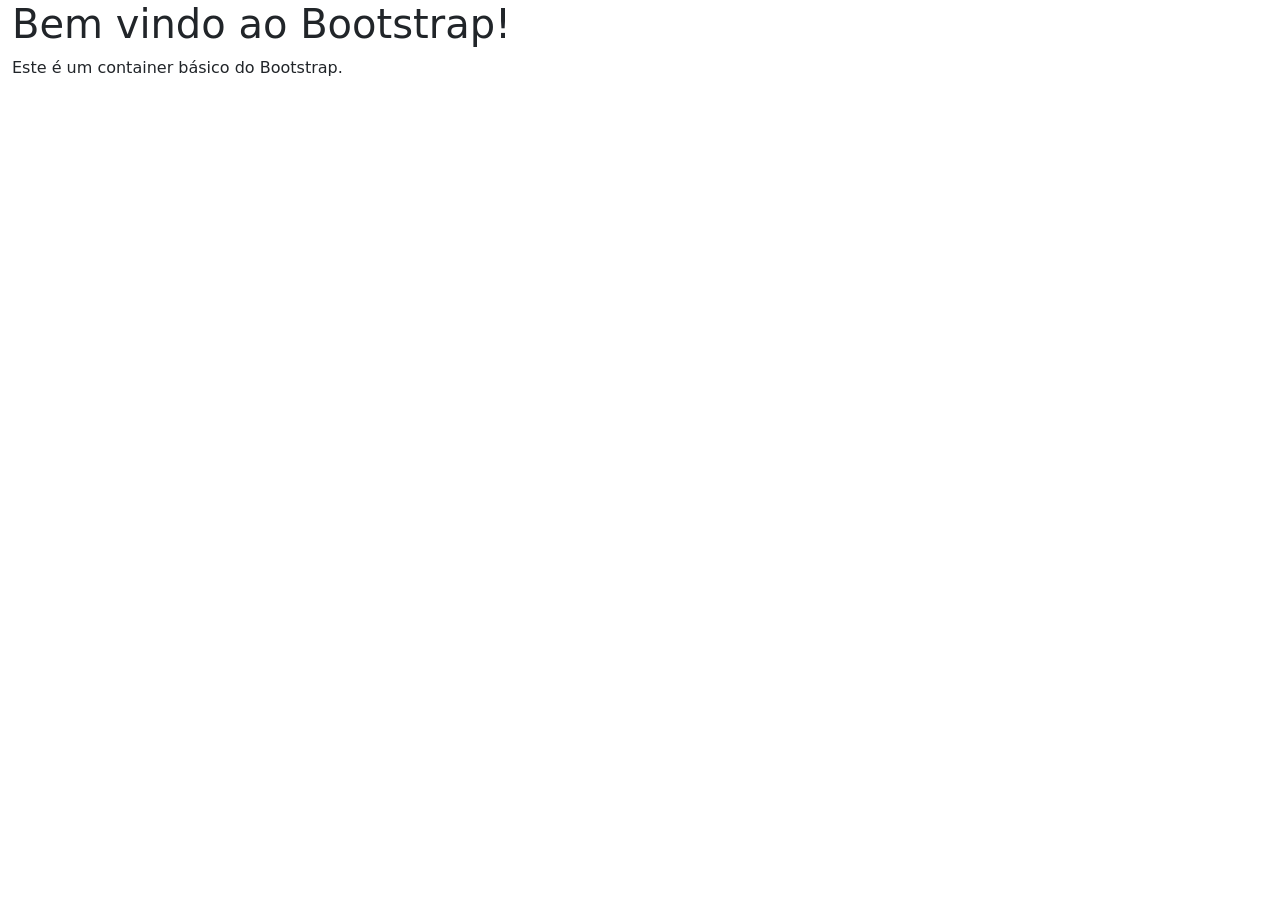
<file: ex1_instalacao-cdn/ex1.html>
<!DOCTYPE html>
<html lang="pt-br">
<head>
    <meta charset="UTF-8">
    <meta name="viewport" content="width=device-width, initial-scale=1.0">
    <title>Introdução ao Bootstrap</title>

    <!-- 1ª Digitação (Aqui) -->
    <link href="https://cdn.jsdelivr.net/npm/bootstrap@5.3.8/dist/css/bootstrap.min.css" rel="stylesheet" integrity="sha384-sRIl4kxILFvY47J16cr9ZwB07vP4J8+LH7qKQnuqkuIAvNWLzeN8tE5YBujZqJLB" crossorigin="anonymous"> 

</head>
<body>

    <!-- 2ª Digitação (Aqui) -->
     <div class="container-fluid">
        <h1>Bem vindo ao Bootstrap!</h1>
        <p>Este é um container básico do Bootstrap.</p>
     </div>

</body>
</html>
</file>
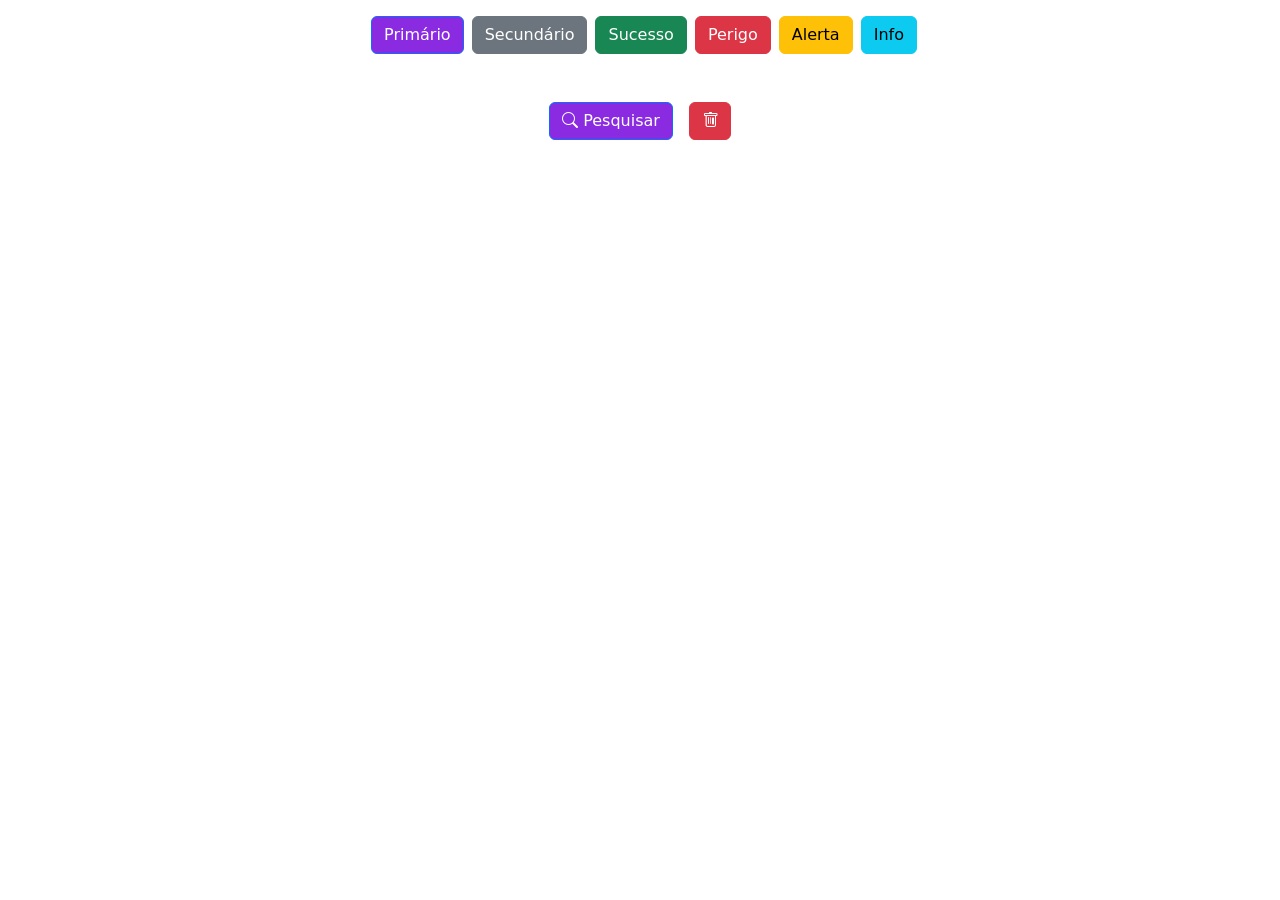
<file: ex3_botoes/ex3.html>
<!DOCTYPE html>
<html lang="pt-br">
<head>
    <meta charset="UTF-8">
    <meta name="viewport" content="width=device-width, initial-scale=1.0">
    <title>Botões Bootstrap</title>

    <!-- Bootstrap CSS -->
    <link href="https://cdn.jsdelivr.net/npm/bootstrap@5.3.0/dist/css/bootstrap.min.css" rel="stylesheet">

    <!-- CSS Personalizado -->
    <link rel="stylesheet" href="style.css">

    <!-- Bootstrap ícones -->
    <link rel="stylesheet" href="https://cdn.jsdelivr.net/npm/bootstrap-icons@1.11.3/font/bootstrap-icons.css">

</head>
<body>


    <!-- 1ª Digitação (Aqui) -->
    <div class="container d-flex justify-content-center mt-3">
        <button class="btn btn-primary ms-2">Primário</button>
        <button class="btn btn-secondary ms-2">Secundário</button>
        <button class="btn btn-success ms-2">Sucesso</button>
        <button class="btn btn-danger ms-2">Perigo</button>
        <button class="btn btn-warning ms-2">Alerta</button>
        <button class="btn btn-info ms-2">Info</button>
    </div>

    <div class="container d-flex justify-content-center mt-5">

        <!-- Botão com ícone -->
         <button class="btn btn-primary">
            <i class="bi bi-search"></i> Pesquisar
         </button>

         <!-- Botão com ícone -->
         <button class="btn btn-danger ms-3">
            <i class="bi bi-trash"></i> 
         </button>

    </div> 

     

    <script src="https://cdn.jsdelivr.net/npm/bootstrap@5.3.0/dist/js/bootstrap.bundle.min.js"></script>
</body>
</html>
</file>
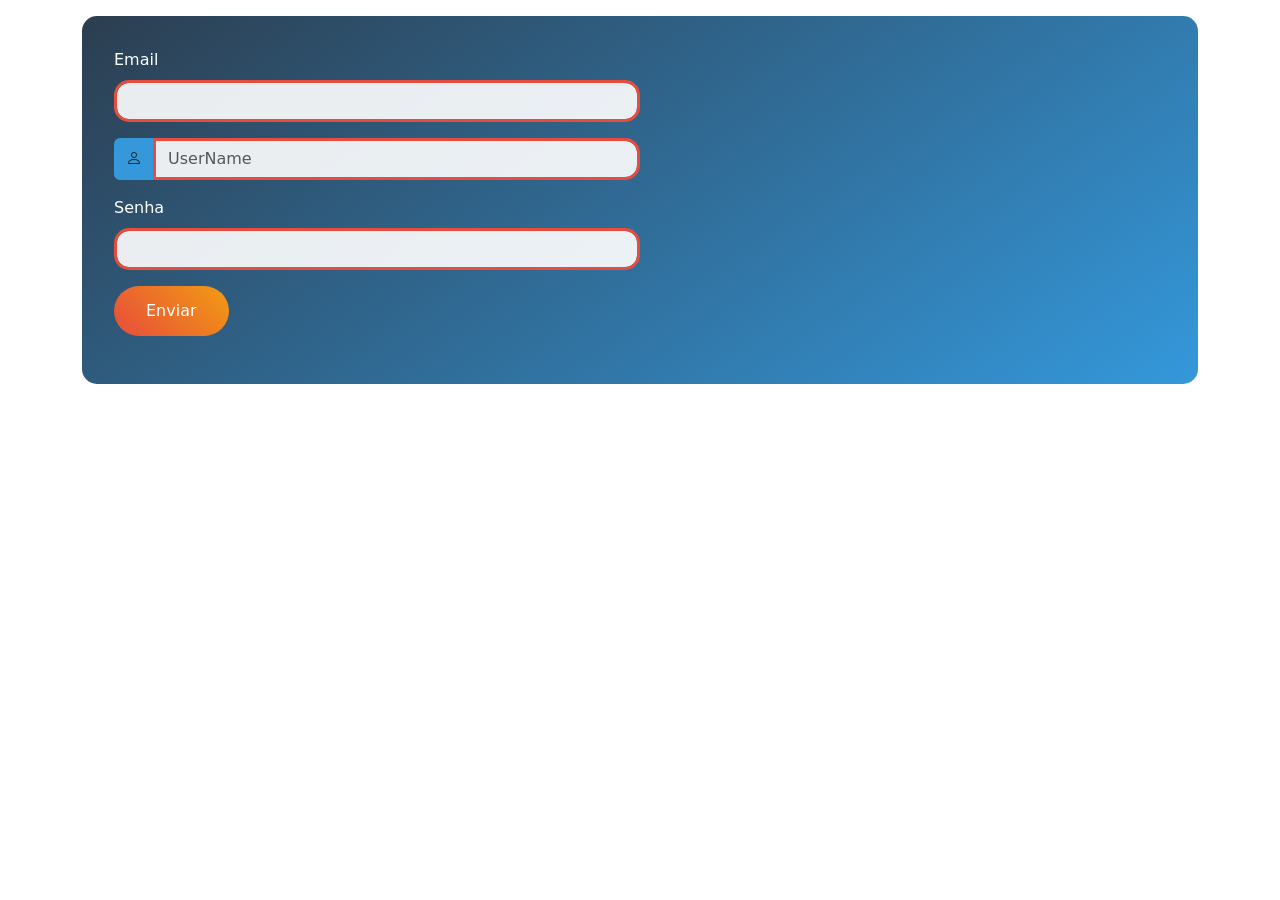
<file: ex4_formulario-sub-css/ex4.html>
<!DOCTYPE html>
<html lang="pt-br">
<head>
    <meta charset="UTF-8">
    <meta name="viewport" content="width=device-width, initial-scale=1.0">
    <title>Formulário Bootstrap Customizado</title>

    <!-- Bootstrap CSS -->
    <link href="https://cdn.jsdelivr.net/npm/bootstrap@5.3.0/dist/css/bootstrap.min.css" rel="stylesheet">
    
    <!-- Bootstrap ícones -->
    <link rel="stylesheet" href="https://cdn.jsdelivr.net/npm/bootstrap-icons@1.11.3/font/bootstrap-icons.css">
    
    <!-- CSS customizado -->
    <link rel="stylesheet" href="style.css">
    
</head>
<body>


    <!-- 1ª Digitação (Aqui) -->
     <div class="container mt-3">
        <form class="custom-form">
            <div class="col-sm-6 mb-3">
                <label for="email" class="form-label">Email</label>
                <input type="email" class="form-control custom-input" id="email">
            </div>

            <div class="col-sm-6 mb-3">
                <div class="input-group">
                    <span class="input-group-text custom-icon">
                        <i class="bi bi-person"></i>
                    </span>
                     <input type="text" class="form-control custom-input" placeholder="UserName">
                </div>
            </div>

            <div class="col-sm-6 mb-3">
                <label for="senha" class="form-label">Senha</label>
                <input type="password" class="form-control custom-input mb-3" id="senha">
            </div>

            <button type="submit" class="btn btn-primary custom-button mb-3">Enviar</button>
        </form>
     </div>


    <script src="https://cdn.jsdelivr.net/npm/bootstrap@5.3.0/dist/js/bootstrap.bundle.min.js"></script>
</body>
</html>
</file>
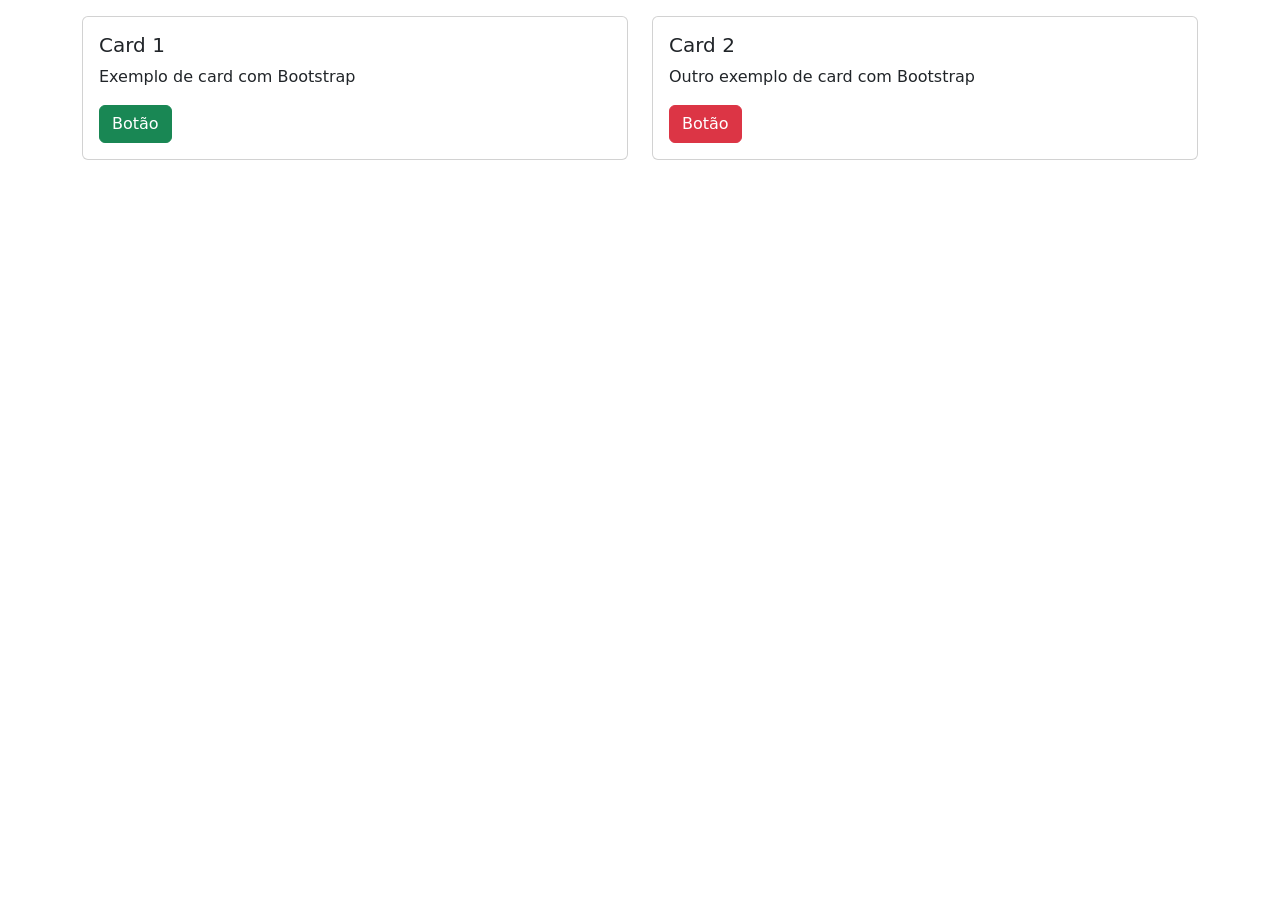
<file: ex5_cards/ex5.html>
<!DOCTYPE html>
<html lang="pt-br">
<head>
    <meta charset="UTF-8">
    <meta name="viewport" content="width=device-width, initial-scale=1.0">
    <title>Cards Bootstrap</title>
    <link href="https://cdn.jsdelivr.net/npm/bootstrap@5.3.0/dist/css/bootstrap.min.css" rel="stylesheet">
</head>
<body>


  <!-- 1ª Digitação (Aqui) -->
  <div class="container mt-3">
    <div class="row">
      <div class="col-sm-6">
        <div class="card">
          <div class="card-body">
            <h5 class="card-title">Card 1</h5>
            <p class="card-text">Exemplo de card com Bootstrap</p>
            <a href="#" class="btn btn-success">Botão</a>
          </div>
        </div>
      </div>

      <div class="col-sm-6">
        <div class="card">
          <div class="card-body">
            <h5 class="card-title">Card 2</h5>
            <p class="card-text">Outro exemplo de card com Bootstrap</p>
            <a href="#" class="btn btn-danger">Botão</a>
          </div>
        </div>
      </div>

    </div>
  </div>
  <script src="https://cdn.jsdelivr.net/npm/bootstrap@5.3.0/dist/js/bootstrap.bundle.min.js"></script>
</body>
</html>
</file>
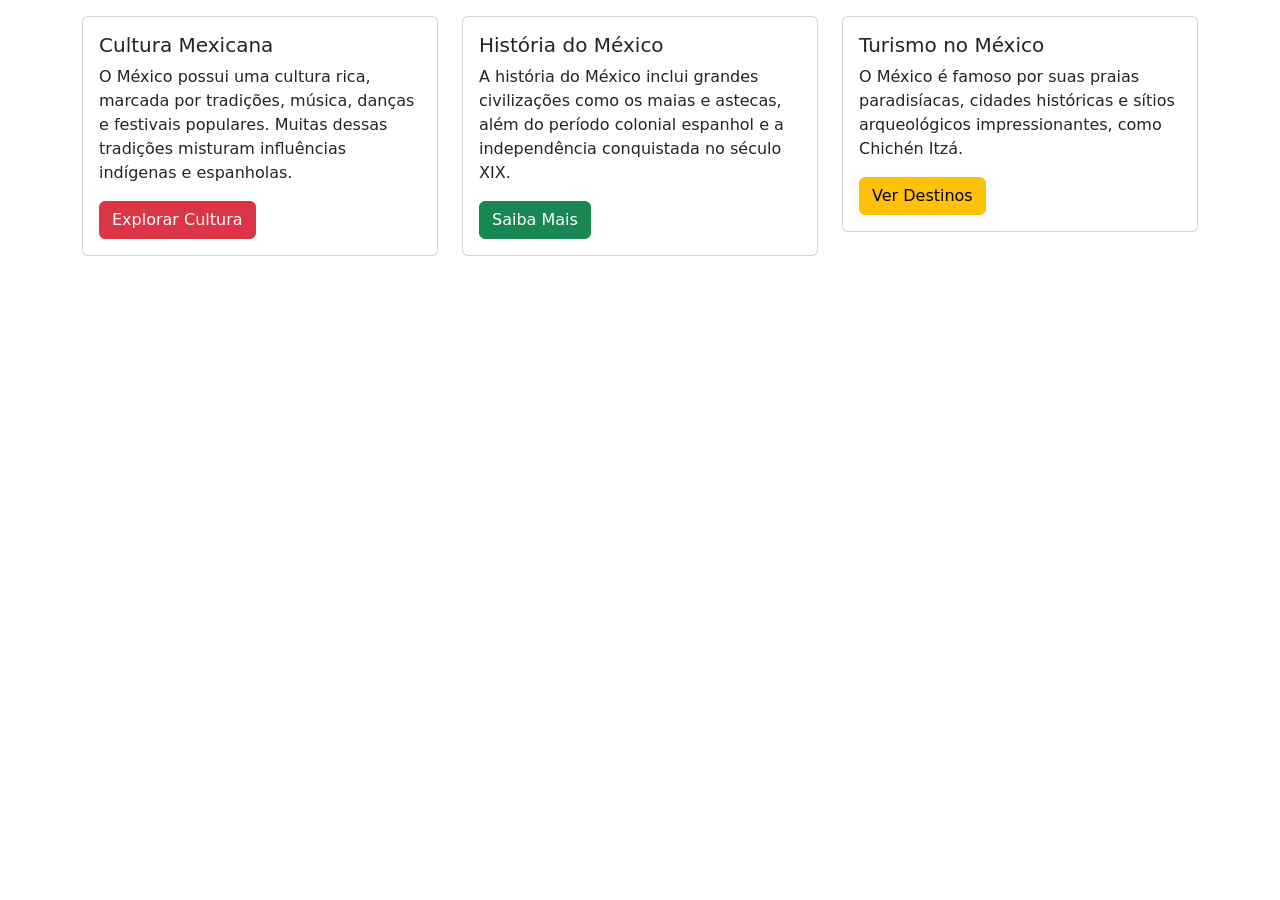
<file: ex5a-al-fazer-grid-(ex)/ex5a.html>
<!-- 1ª Digitação (Resolver exercício aqui) -->
<!DOCTYPE html>
<html lang="pt-br">
<head>
    <meta charset="UTF-8">
    <meta name="viewport" content="width=device-width, initial-scale=1.0">
    <title>Exercício Cards Bootstrap</title>
    <link href="https://cdn.jsdelivr.net/npm/bootstrap@5.3.0/dist/css/bootstrap.min.css" rel="stylesheet">
</head>
<body>

  <div class="container mt-3">
    <div class="row">
      <div class="col-sm-4">
        <div class="card">
          <div class="card-body">
            <h5 class="card-title">Cultura Mexicana</h5>
            <p class="card-text">O México possui uma cultura rica, marcada por tradições, música, danças e festivais populares. Muitas dessas tradições misturam influências indígenas e espanholas.</p>
            <a href="#" class="btn btn-danger">Explorar Cultura</a>
          </div>
        </div>
      </div>

      <div class="col-sm-4">
        <div class="card">
          <div class="card-body">
            <h5 class="card-title">História do México</h5>
            <p class="card-text">A história do México inclui grandes civilizações como os maias e astecas, além do período colonial espanhol e a independência conquistada no século XIX.</p>
            <a href="#" class="btn btn-success">Saiba Mais</a>
          </div>
        </div>
      </div>

      <div class="col-sm-4">
        <div class="card">
          <div class="card-body">
            <h5 class="card-title">Turismo no México</h5>
            <p class="card-text">O México é famoso por suas praias paradisíacas, cidades históricas e sítios arqueológicos impressionantes, como Chichén Itzá.</p>
            <a href="#" class="btn btn-warning">Ver Destinos</a>
          </div>
        </div>
      </div>

    </div>
  </div>
  <script src="https://cdn.jsdelivr.net/npm/bootstrap@5.3.0/dist/js/bootstrap.bundle.min.js"></script>
</body>
</html>
</file>
<file: ex13_projeto_imovi/css/styles.css>
* {
    font-family: 'Lato', sans-serif;
}

.bg-primary-color {
    background-color: #fff;
}

.bg-secondary-color {
    background-color: #ece8e2;
}

.bg-dark-color {
    background-color: #050505;
}

.primary-color {
    color: #050505;
}

.secondary-color {
    color: #7a7a7a;
}

/* NAVBAR */
#navbar {
    border-bottom: 1px solid #7a7a7a;
}

#navbar a {
    color: #050505;
}

#navbar a:hover {
    color: #7a7a7a;
}

#navbar .active {
    border-bottom: 1px solid #050505;
}

.navbar-brand {
    display: flex;
}

.navbar-brand img {
    width: 40px;
}

.navbar-brand span {
    font-weight: 700;
    font-size: 1.5rem;
    margin-left: 0.5rem;
}

#navbar-items .navbar-nav {
    display: flex;
    justify-content: center;
    width: 100%;
}

#navbar-items .nav-item {
    margin: 0 1em;
}

/* SLIDER */
#slider {
    margin-top: 8em;
    margin-bottom: 1em;
}

#slider .carousel-caption {
    bottom: 3em;
}

#slider .carousel-caption h5 {
    font-size: 2.5em;
    text-shadow: #000 2px 2px;
}

.btn {
    border-radius: 0;
}

#slider .btn {
    padding: 0.3em 0.8em;
    font-size: 1em;
    margin-top: 1em;
}

.carousel-control-prev,
.carousel-control-next {
    opacity: 0.7;
}

.carousel-control-prev i,
.carousel-control-next {
    opacity: 0.7;
}

.carousel-indicators [data-bs-target] {
    background-color: #222;
    opacity: 0.8;
}

.carousel-indicators .active {
    background-color: #000;
}

@media (min-width: 768px) {
    #slider .carousel-caption {
        bottom: 15em;
    }
    #slider .carousel-caption h5 {
        font-size: 4em;
        text-shadow: #000 2px 3px;
    }
    #slider .btn {
        padding: 0.6em 1.6em;
        font-size: 1.2em;
        margin-top: 1em;
    }
    .carousel-indicators {
        bottom: 7em;
    }
}

/* MINI BANNERS */
#mini-banners {
    margin-bottom: 4em;
}

#mini-banners .card {
    padding: 2em 0.3em;
    border-radius: 0;
}

#mini-banners i {
    font-size: 4em;
}

#mini-banners .card-tittle {
    margin-bottom: 1.5em;
}

#mini-banners .btn {
    margin-top: 1.5em;
    padding: 0.6em 1.2em;
}

#mini-banners .card {
    margin-bottom: 1em;
}

@media (min-width: 768px) {
    #mini-banners {
        margin-top: -6em;
    }
}

/* DESTAQUES */
#featured-container {
    margin-bottom: 4em;
}

.tittle {
    font-size: 1.75em;
    margin-bottom: 0.4em;
    position: relative;
}

.tittle:before {
    width: 75px;
    border-top: 4px solid #7a7a7a;
    content: '';
    position: absolute;
    bottom: 2em;
}

#featured-images {
    margin-top: 2em;
}

#featured-images .col-md-4 {
    position: relative;
    cursor: pointer;
}

#featured-images .col-md-4:hover > .banner-content {
    opacity: 0.8;
}

#featured-images .banner-content {
    position: absolute;
    top: 0;
    left: 0;
    height: 100%;
    width: 100%;
    background-color: #fff;
    display: flex;
    align-items: center;
    justify-content: center;
    flex-direction: column;
    opacity: 0.6;
    transition: 0.5s;
}

@media (min-width: 768px) {
    .title {
        font-size: 2.4em;
    }

    .title:before {
        bottom: 1.5em;
    }

    #featured-images .banner-content {
        opacity: 0;
    }
}

/* INFO */
#info-content {
    margin-bottom: 4em;
    padding: 4em 1em;
}

#info-numbers {
    margin-bottom: 4em;
    padding: 4em 1em;
}

#info-banner {
    align-items: center;
    display: flex;
    margin-bottom: 2.5em;
}

#info-numbers h3 {
    font-size: 3em;
}

@media (min-width: 768px) {
    #info-content {
        padding: 3.5em;
    }
}

/* FOOTER TOP */
#footer {
    padding: 3em 2em;
}

#footer-top {
    margin-bottom: 2em;
}

#footer-top,
#footer-top i {
    color: #fff;
}

#social-icons {
    text-align: right;
}

#social-icons i {
    margin-right: 1em;
    font-size: 1.5em;
    cursor: pointer;
}

#social-icons i:hover {
    color: #7a7a7a;
}

/* FOOTER DETAILS */
#footer-details {
    margin-bottom: 3em;
}

#news-container,
#contact-container,
#links-container {
    padding: 0;
    border: 0;
    margin-bottom: 2em;
}

#footer-details h4 {
    color: #fff;
    margin-bottom: 1.5em;
}

#news-container input {
    border-radius: 0;
    border: none;
}

#links-container li {
    margin-bottom: 0.5em;
}

#links-container a {
    text-decoration: none;
}

#links-container a:hover {
    color: #fff;
}

/* FOOTER BOTTOM */
#footer-bottom {
    border-top: 1px solid #7a7a7a;
    padding-top: 2em;
}

#footer-bottom i {
    color: #e61e10;
}

@media (min-width: 768px) {
    #news-container {
        padding-right: 2em;
    }

    #contact-container {
        padding: 0 2em;
        border-left: 1px solid #7a7a7a;
        border-right: 1px solid #7a7a7a;
    }

    #links-container {
        padding-left: 2em;
    }
}/* 2ª Digitação (Aqui) */
</file>
<file: ex11_projeto_art/Art_(Alunos)/css/styles.css>
/* ESTILOS GERAIS */
* {
    color: #25282e;
}

a, i {
    transition: .5s;;
    text-decoration: none;
}

.secondary-color {
    color: #555;
}

.center-image {
    background-size: cover;
    background-position: center;
}

.btn {
    text-decoration: none;
    background-color: #25282e;
    color: #FFF;
    padding: 7px 18px;
    border-radius: 0;
}

.btn:hover {
    background-color: #333;
    color: #FFF;
}

/* HEADER */
#header {
    text-align: center;
    padding: 20px;
    border-bottom: 1px solid #CCC;
}

#header p {
    margin-bottom: 0;
}

#logo-container {
    display: flex;
    justify-content: center;
}

#logo {
    width: 40px;
    margin-right: 15px;
}

/* NAVBAR */
#navbar {
    padding: 10px;
    margin: 10px auto;
}

#navbar a {
    width: 80px;
    color: #444;
}

#navbar a:hover {
    color: #c1b696;
}

/* MAIN IMAGE */
.main-image {
    height: 400px;
    background-image: url(../img/g_1.jpg);
    margin-bottom: 30px;
    position: relative;
}

.main-image-info {
    background-color: #FFF;
    padding: 25px;
    position: absolute;
    left: 25px;
    bottom: 25px;
}

/* GALLERY */
#img-2 {
    background-image: url(../img/g_2.jpg);
}

#img-3 {
    background-image: url(../img/g_3.jpg);
}

#img-4 {
    background-image: url(../img/g_4.jpg);
}

#img-5 {
    background-image: url(../img/g_5.jpg);
}

#img-6 {
    background-image: url(../img/g_6.jpg);
}

#gallery-container h1 {
    text-align: center;
}

#gallery-container h1,
#gallery-container .col-md-6,
#gallery-container .col-xs-12 {
    margin-bottom: 50px;
}

.small-image-container {
    height: 250px;
    margin-bottom: 20px;
}

/* FOOTER */
footer {
    border-top: 1px solid #CCC;
    height: 250px;
    padding: 30px;
}

footer i {
    font-size: 20px;
}

#social-icons-container {
    padding: 25px;
}

#social-icons-container div {
    text-align: center;
}

footer p {
    text-align: center;
    margin: 20px;
}

a:hover i {
    color: #c1b696;
}
</file>
<file: ex12_projeto-perfectwatch/PerfectWatch (Completo)/PerfectWatch (Completo)/css/styles.css>
/* Define uma fonte padrão para todos os elementos */
* {
    font-family: 'Montserrat', sans-serif;
}

/* Estilos gerais para o corpo da página */
body {
    background-color: #252525; /* Cor de fundo do corpo */
    color: #FFF; /* Cor do texto */
}

/* Classes para diferentes cores de fundo */
.primary-bg-color {
    background-color: #252525;
}
.destaque {
    background-color: #0D0D0D;
}
.secondary-bg-color {
    background-color: #976DF2;
}
.light-bg-color {
    background-color: #FCF5EB;
}
.dark-bg-color {
    background-color: #0D0D0D;
}

/* Classes para diferentes cores de texto */
.primary-color {
    color: #976DF2;
}
.secondary-color {
    color: #F2F2F2;
}
.light-color {
    color: #FCF5EB;
}


/* Estilos para a barra de navegação (navbar) */

/* Ajusta a direção e alinhamento dos itens da barra de navegação */
#navbar .navbar-nav {
    flex-direction: row;
    justify-content: flex-end;
}

/* Define margem à esquerda para os itens da barra de navegação */
#navbar .navbar-nav li {
    margin-left: 1em;
}

/* Define a cor do texto e links na barra de navegação */
#navbar a,
#navbar button {
    color: #FFF;
}

/* Ajusta a posição dos itens da barra de navegação */
#navbar li {
    position: relative;
}

/* Define estilo para ícones na barra de navegação */
#navbar i {
    font-size: 20px;
}

/* Define estilo de cor quando o mouse passa sobre os ícones */
#navbar i:hover {
    color: #976DF2;
}

/* Define estilo para caixa com número (ex: quantidade de itens) */
#navbar span {
    position: absolute;
    top: -8px;
    right: -8px;
    width: 20px;
    height: 20px;
    border-radius: 50%;
    background-color: #EF3636;
    text-align: center;
}

/* Posiciona a caixa com número no item de sacola de compras */
#bag-item span {
    left: 20px;
}

/* Estilos para a marca/logo na barra de navegação */
.navbar-brand {
    font-weight: 700;
    width: 100%;
    text-align: center;
}

/* Estilo de hover para links 'sobre' */
.sobre a:hover {
    color: #0D0D0D !important; /* Importante para sobrepor outros estilos */
}

/* Ajusta estilo quando a largura da tela é maior do que 768px */
@media(min-width: 768px) {
    .navbar-brand {
        text-align: left;
    }
}

/* Ajusta o espaçamento entre itens da barra de navegação */
#navbar-items {
    justify-content: space-between;
}

/* Ajusta espaçamento quando a largura da tela é maior que 768px */
@media(min-width: 768px) {
    #navbar-items {
        display: flex;
        min-width: 80%;
    }
}

/* Estilos para formulários de busca e newsletter */
#search-form,
#news-form {
    width: 100%;
    margin: 2em 0;
}

/* Ajusta largura e margem quando a largura da tela é maior que 768px */
@media(min-width: 768px) {
    #search-form,
    #news-form {
        width: 50%;
        margin: 0;
    }
}

/* Estilos para campos de input em formulários */
#search-form,
#news-form {
    border: 2px solid #F2F2F2;
    border-radius: 3px;
    padding: 5px 15px;
}

/* Estilos para campos de input em formulários */
#search-form input,
#news-form input {
    background-color: transparent;
    border: none;
    color: #FFF;
}

/* Estilos para campos de input quando focados */
#search-form input:focus,
#news-form input:focus {
    box-shadow: none;
}

/* Estilos para placeholders em campos de input */
#search-form input::placeholder,
#news-form input::placeholder {
    color: #FFF;
}


/* Estilos para a barra de navegação inferior (bottom-navbar) */

/* Ajusta a posição dos itens na barra de navegação inferior */
#bottom-navbar-container .container {
    justify-content: flex-end;
}

/* Define cor do texto e links na barra de navegação inferior */
#bottom-navbar-container a {
    color: #FFF;
    font-weight: 600;
}

/* Define tamnho do ícone do botão para mostrar/esconder o menu */
.navbar-toggler {
    font-size: 1.5em;
}


/* Estilos para os banners */

/* Define espaçamento interno para o contêiner de banners */
#banners-container {
    padding: 0;
}

/* Posicionamento e espaçamento para a legenda do carousel */
.carousel-caption {
    bottom: 5em;
    padding: 1em;
    left: 12%;
    right: 12%;
}

/* Estilos para o título na legenda do carousel */
.carousel-caption h5 {
    font-size: 1.8rem;
}

/* Media query para telas com largura mínima de 768px */
@media(min-width: 768px) {
    /* Ajusta altura dos itens do carousel e imagens */
    #slider .carousel-item,
    #slider img {
        height: 600px;
    }

    /* Ajusta posicionamento e espaçamento da legenda do carousel */
    .carousel-caption {
        left: 23%;
        right: 23%;
    }

    /* Ajusta tamanho do título na legenda do carousel */
    .carousel-caption h5 {
        font-size: 4em;
    }
}

/* Estilos para os mini banners */
/* Ajusta margem superior para sobrepor os banners principais */
#mini-banners {
    margin-top: -3em;
    z-index: 10;
}

/* Estilos para as colunas dos mini banners */
#mini-banners .col-12 {
    z-index: 1;
    height: 300px;
    padding: 1.5rem;
    position: relative;
    display: flex;
    flex-direction: column;
    justify-content: space-between;
}

/* Media query para telas com largura mínima de 768px */
@media(min-width: 768px) {
    /* Ajusta largura máxima das colunas dos mini banners */
    #mini-banners .col-12 {
        max-width: 30%;
    }

    /* Ajusta tamanho do título nos mini banners */
    #mini-banners .col-12 h2 {
        font-size: 2.2em;
    }
}

/* Estilos para o título nos mini banners */
#mini-banners .col-12 h2 {
    text-transform: uppercase;
    max-width: 50px;
    font-size: 1.3em;
    font-weight: 700;
    line-height: 1em;
}

/* Estilos para as imagens nos mini banners */
#mini-banners .col-12 img {
    height: 220px;
    position: absolute;
    right: 1rem;
    bottom: 1rem;
}

 /* Estilos para links nos mini banners */
 #mini-banners .col-12 img {
    font-weight: bold;
    color: #FFF;
    font-size: .8rem;
    transition: .5s;
}

 /* Estilos de hover para links nos mini banners */
 #mini-banners .col-12 a:hover {
    color: #0D0D0D;
}

/* Estilos específicos para o primeiros mini banner */
#mini-banners #mini-banners-1 a:hover {
    color: #976DF2;
}

/* Estilos específicos para o terceiro mini banner  */
#mini-banners #mini-banner-3 a {
    color: #0D0D0D;
}

/* Estilos de hover específicos para o terceiro mini banner */
#mini-banners #mini-banner-3 a:hover {
    color: #976DF2;
}


/* BEST SELLERS */

/* Define altura e ajusta o redimensionamento das imagens nos cartões */
.card-img-top {
    height: 200px;
    object-fit: cover;
}

/* Define espaçmento interno para a seção de best sellers */
#best-sellers {
    padding: 4em 0;
}

/* Remove margens horizontais para a linha de produtos */
#best-sellers .row {
    margin: 0;
}

/* Ajusta o espaçamento interno das colunas dos produtos */
#best-sellers .col-md-3 {
    padding: 0;
}

/* Estilos para o título da seção */
.title {
    text-transform: uppercase;
    font-weight: 900;
    font-size: 2.5em;
    margin-bottom: 1em;
    text-align: center;
}

/* Media query para telas com largura mínima de 768px */
@media(min-width: 768px) {
    /* Ajusta o alinhamento do título para a esquerda */
    .title {
        text-align: left;
    }
}

/* Estilos para os preços */
.original-price {
    font-size: 18px;
    color: #F2F2F2;
    text-decoration: line-through;
    margin-right: 10px;
}

.discount-price {
    font-size: 24px;
    color: #976DF2; 
}

/* Estilos para os cartões de produtos */
.card {
    text-align: center;
    border-radius: 0;
}

/* Ajusta o tamanho da imagem nos cartões */
.card img {
    width: 140px;
    margin: 2em auto;
}

/* Estilos para a categoria do produto nos cartões */
.card .card-category {
    font-size: .8rem;
}

/* Estilos pata o texto nos cartões */
.card .card-text {
    margin: 2em 0;
    font-weight: bold;
}

/* Estilos para os botões de compra */
.btn {
    background-color: transparent;
    border-color: #976DF2;
}

/* Estilos de hover para os botões de compra */
.btn:hover {
    background-color: #976DF2;
    border-color: #976DF2;
}


/* BOTTOM BANNER */

/* Define cor de fundo, espaçamento interno e margens para o banner */
#bottom-banner {
    background-color: #0D0D0D;
    padding: 6em;
    margin-bottom: 4em;
    text-align: center;
}

/* Define estilo para subtítulo da oferta e título */
#bottom-banner .offer-subtitle,
#bottom-banner h2 {
    text-transform: uppercase;
    font-weight: bold;
}

/* Define estilo para o botão */
#bottom-banner .btn {
    margin: 2em;
    font-weight: bold;
    padding: 1em;
}

/* Define tamanho máximo pata a imagem */
#bottom-banner img {
    max-width: 175px;
}

/* Media query para telas com largura mínima de 768px */
@media(min-width: 768px) {
    /* Ajusta tamanho do título para telas maiores */
    #bottom-banner h2 {
        font-size: 5em;
    }
}


/* NEW PRODUCTS */

/* Define margem inferior para a seção de novidades */
#new-products {
    margin-bottom: 5rem;
}

/* Estilos para o banner de novidades */
#new-products-banner {
    display: flex;
    flex-direction: column;
    justify-content: center;
    align-items: center;
    background-color: #0D0D0D;
}

/* Estilos para o título do banner de novidades */
#new-products-banner h3 {
    text-transform: uppercase;
    font-weight: bold;
    margin-bottom: 1rem;
    font-size: 2rem;
}

/* Ajusta o espaçamento interno das colunas dos produtos */
#new-products .col-md-4 {
    padding: 0;
}

/* Define tamanho e margens para as imagens nos cartões dos produtos */
#new-products .card img {
    height: 150px;
    width: 90px;
    margin: 2em auto;
}


/* GALLERY */

/* Estilos para os containers das imagens */
#gallery .image-container {
    background-size: cover;
    background-position: center;
    height: 225px;
    cursor: pointer;
    transition: .5s;
    border: 3px solid #0D0D0D;
}

/* Estilos ao passar o mouse sobre as imagens */
#gallery .image-container:hover {
    border-color: #976DF2;
}

/* Define a imagem de fundo para cada container */
#insta1 {
    background-image: url(../img/insta1.jpg);
}

#insta2 {
    background-image: url(../img/insta2.jpg);
}

#insta3 {
    background-image: url(../img/insta3.jpg);
}

#insta4 {
    background-image: url(../img/insta4.jpg);
}

#insta5 {
    background-image: url(../img/insta5.jpg);
}

#insta6 {
    background-image: url(../img/insta6.jpg);
}


/* FOOTER */

/* Estilos para a linha que separa os links do rodapé */
#footer-links-container {
    border-bottom: 1px solid #F2F2F2;
}

/* Estilos para as colunas no rodapé */
#footer .footer-column {
    padding: 2em;
    flex-direction: column;
    align-items: center;
    justify-content: center;
    text-align: center;
}

/* Estilos para as colunas do rodapé em telas maiores */
@media(min-width: 795px) {
    #footer .footer-column {
        padding: 5em 2em;
    }
}

/* Estilos para os títulos das colunas de links no rodapé */
#footer-links-container h3 {
    margin-bottom: 25px;
    text-transform: uppercase;
}

/* Estilos para os itens de lista nos links do rodapé */
#footer-links-container li {
    font-size: .8em;
    text-align: center;
}

/* Estilos para os links nos itens do rodapé */
#footer-links-container li a {
    text-decoration: none;
}

/* Estilos ao passar o mouse sobre os links nos itens de lista do rodapé */
#footer-links-container li a:hover {
    color: #976DF2;
}

/* Estilos para a coluna central do rodapé */
#footer-center {
    border-left: 1px solid #F2F2F2;
    border-right: 1px solid #F2F2F2;
}

/* Estilos para o título da coluna central no rodapé */
#footer-center h3 {
    font-weight: 900;
}

/* Estilos para o número de telefone na coluna central do rodapé */
#footer-center .store-phone {
    color: #976DF2;
    font-weight: bold;
    font-size: 2rem;
    margin-top: -15px;
}


/* NEWS */

/* Estilos para o container da seção de newsletter */
#nresletter-container {
    background-color: #0D0D0D;
    border-bottom: 1px solid #F2F2F2;
    text-align: center;
    padding: 20px;
}

/* Estilos para o formulário de inscrição na newsletter */
#news-form {
    max-width: 600px;
    margin: 15px auto;
}

/* Estilos para o ícone no formulário de inscrição */
#news-form i {
    font-size: 1.5em;
}

/* Estilos para o botão no formulário de inscrição */
#news-form .btn {
    color: #FFF;
}

/* Estilos para o container das redes sociais */
#social-container {
    margin: 20px auto;
}

/* Estilos para os ícones de redes sociais */
#social-container i {
    font-size: 1.5em;
    margin: 10px;
    cursor: pointer;
    color: #F2F2F2;
    transition: .3s;
}

/* Estilos ao passar o mouse sobre os ícones de redes sociais */
#social-container i:hover {
    color: #976DF2;
}


/* COPY */

/* Estilos para o container de direitos autorais */
#copy-container {
    text-align: center;
    padding: 30px;
}
</file>
<file: ex3_botoes/style.css>
.btn-primary {
    background-color: blueviolet;
}
</file>
<file: ex4_formulario-sub-css/style.css>
/* 2ª Digitação (Aqui) */
/* Formulários e inputs */
.custom-form {
    background: linear-gradient(145deg, #2c3e50, #3498db);
    padding: 2rem;
    border-radius: 15px;
}

.form-label {
    color: #fff;

}

.custom-icon {
    background-color: #3498db;
    border: #3498db;
}

.form-control.custom-input {
    border: 3px solid #e74c3c;
    border-radius: 15px;
    background-color: rgba(255, 255, 255, 0.9);
}

.form-control.custom-input:focus {
    border-color: #2ecc71;
    transform: scale(1.02);
}

.input-group {
    width: 100%;
}


.btn.btn-primary.custom-button {
    background: linear-gradient(45deg, #e74c3c, #f39c12);
    padding: 0.8rem 2rem;
    border-radius: 50px;
    border: none;
}

.btn.btn-primary.custom-button:hover {
    transform: translateY(-5px);
    box-shadow: 0 10px 20px rgba(231, 76, 60, 0.4);
}
</file>
